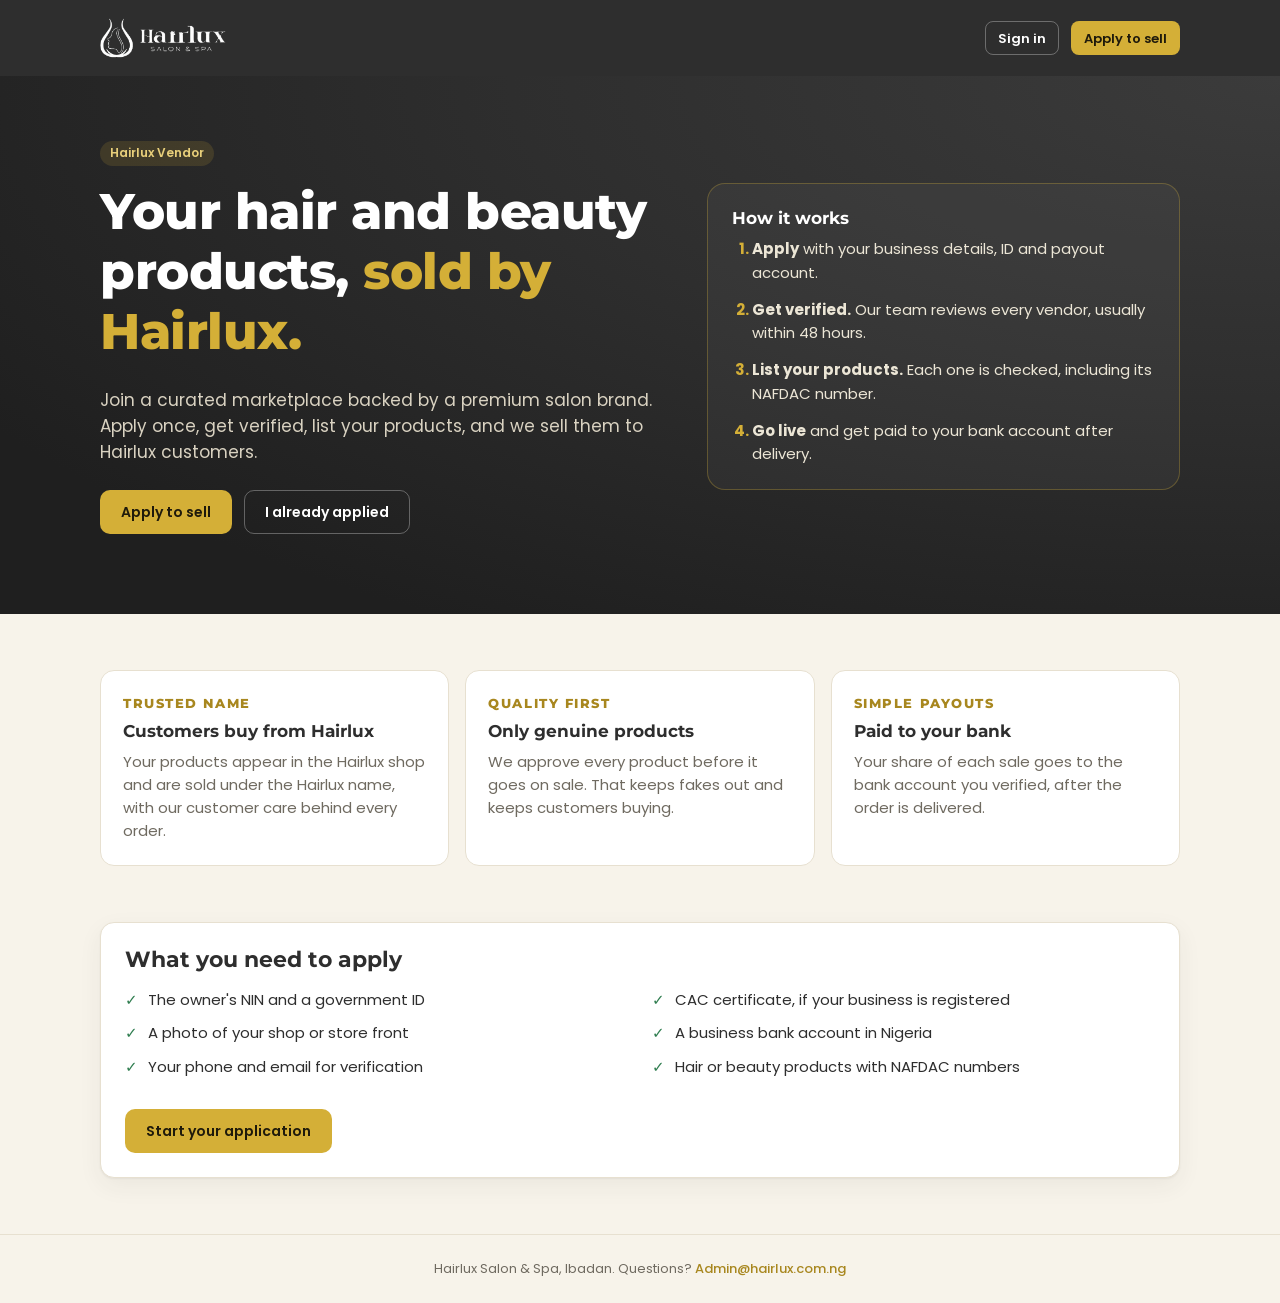
<file: index.html>
<!doctype html>
<html lang="en">
<head>
  <meta charset="utf-8" />
  <meta name="viewport" content="width=device-width, initial-scale=1, viewport-fit=cover" />
  <title>Sell on Hairlux | Hairlux Vendor</title>
  <meta name="description" content="Sell your hair and beauty products through Hairlux. Apply, get verified and list your products." />
  <meta name="robots" content="noindex" />
  <link rel="manifest" href="manifest.webmanifest" />
  <meta name="theme-color" content="#2E2E2E" />
  <meta name="mobile-web-app-capable" content="yes" />
  <meta name="apple-mobile-web-app-capable" content="yes" />
  <meta name="apple-mobile-web-app-title" content="Hairlux Vendor" />
  <link rel="icon" href="assets/img/pwa/favicon-32.png" type="image/png" />
  <link rel="apple-touch-icon" href="assets/img/pwa/apple-touch-icon.png" />
  <link rel="preconnect" href="https://fonts.googleapis.com" />
  <link rel="preconnect" href="https://fonts.gstatic.com" crossorigin />
  <link href="https://fonts.googleapis.com/css2?family=Montserrat:wght@700;800&family=Poppins:wght@400;500;600&display=swap" rel="stylesheet" />
  <link href="assets/css/vendor.css" rel="stylesheet" />
</head>
<body>
  <header class="landing-top"><div class="inner">
    <img src="assets/img/logo-side-white.webp" alt="Hairlux Salon &amp; Spa" />
    <div class="row">
      <a class="btn btn-outline btn-sm" style="color:#fff;border-color:rgba(255,255,255,.3)" href="log-in.html" id="nav-signin">Sign in</a>
      <a class="btn btn-gold btn-sm" href="sign-up.html" id="nav-apply">Apply to sell</a>
    </div>
  </div></header>

  <section class="landing-hero"><div class="inner">
    <div>
      <div class="badge gold" style="background:rgba(212,175,55,.15);color:#e8cf7a">Hairlux Vendor</div>
      <h1 style="margin-top:16px">Your hair and beauty products, <span>sold by Hairlux.</span></h1>
      <p>Join a curated marketplace backed by a premium salon brand. Apply once, get verified, list your products, and we sell them to Hairlux customers.</p>
      <div class="row mt-4">
        <a class="btn btn-gold" href="sign-up.html">Apply to sell</a>
        <a class="btn btn-outline" style="color:#fff;border-color:rgba(255,255,255,.3)" href="log-in.html">I already applied</a>
      </div>
      <p class="small mt-3" id="closed-note" hidden style="color:#f0c674">New applications are paused right now. Existing vendors can still sign in.</p>
    </div>
    <div class="landing-panel">
      <h3 style="color:#fff">How it works</h3>
      <ol>
        <li><strong>Apply</strong> with your business details, ID and payout account.</li>
        <li><strong>Get verified.</strong> Our team reviews every vendor, usually within <span id="sla">48</span> hours.</li>
        <li><strong>List your products.</strong> Each one is checked, including its NAFDAC number.</li>
        <li><strong>Go live</strong> and get paid to your bank account after delivery.</li>
      </ol>
    </div>
  </div></section>

  <section class="landing-section">
    <div class="features">
      <div class="feature"><div class="k">Trusted name</div><h3>Customers buy from Hairlux</h3><p class="muted mb-0">Your products appear in the Hairlux shop and are sold under the Hairlux name, with our customer care behind every order.</p></div>
      <div class="feature"><div class="k">Quality first</div><h3>Only genuine products</h3><p class="muted mb-0">We approve every product before it goes on sale. That keeps fakes out and keeps customers buying.</p></div>
      <div class="feature"><div class="k">Simple payouts</div><h3>Paid to your bank</h3><p class="muted mb-0">Your share of each sale goes to the bank account you verified, after the order is delivered.</p></div>
    </div>
  </section>

  <section class="landing-section" style="padding-top:0">
    <div class="card">
      <h2>What you need to apply</h2>
      <ul class="needs">
        <li>The owner's NIN and a government ID</li>
        <li>CAC certificate, if your business is registered</li>
        <li>A photo of your shop or store front</li>
        <li>A business bank account in Nigeria</li>
        <li>Your phone and email for verification</li>
        <li>Hair or beauty products with NAFDAC numbers</li>
      </ul>
      <a class="btn btn-gold mt-3" href="sign-up.html">Start your application</a>
    </div>
  </section>
  <footer class="footer">Hairlux Salon &amp; Spa, Ibadan. Questions? <a id="support-link" href="mailto:Admin@hairlux.com.ng">Admin@hairlux.com.ng</a></footer>
  <script src="assets/js/config.js"></script>
  <script src="assets/js/api.js"></script>
  <script src="assets/js/ui.js"></script>
  <script>
    (function () {
      if (VendorApi.signedIn()) {
        document.getElementById('nav-signin').textContent = 'Dashboard';
        document.getElementById('nav-signin').href = 'dashboard.html';
      }
      VendorApi.request('/public/vendor/info', { anonymous: true }).then(function (i) {
        document.getElementById('sla').textContent = i.reviewSlaHours;
        if (!i.acceptingApplications) document.getElementById('closed-note').hidden = false;
      }).catch(function () {});
    })();
  </script>
</body>
</html>
</file>
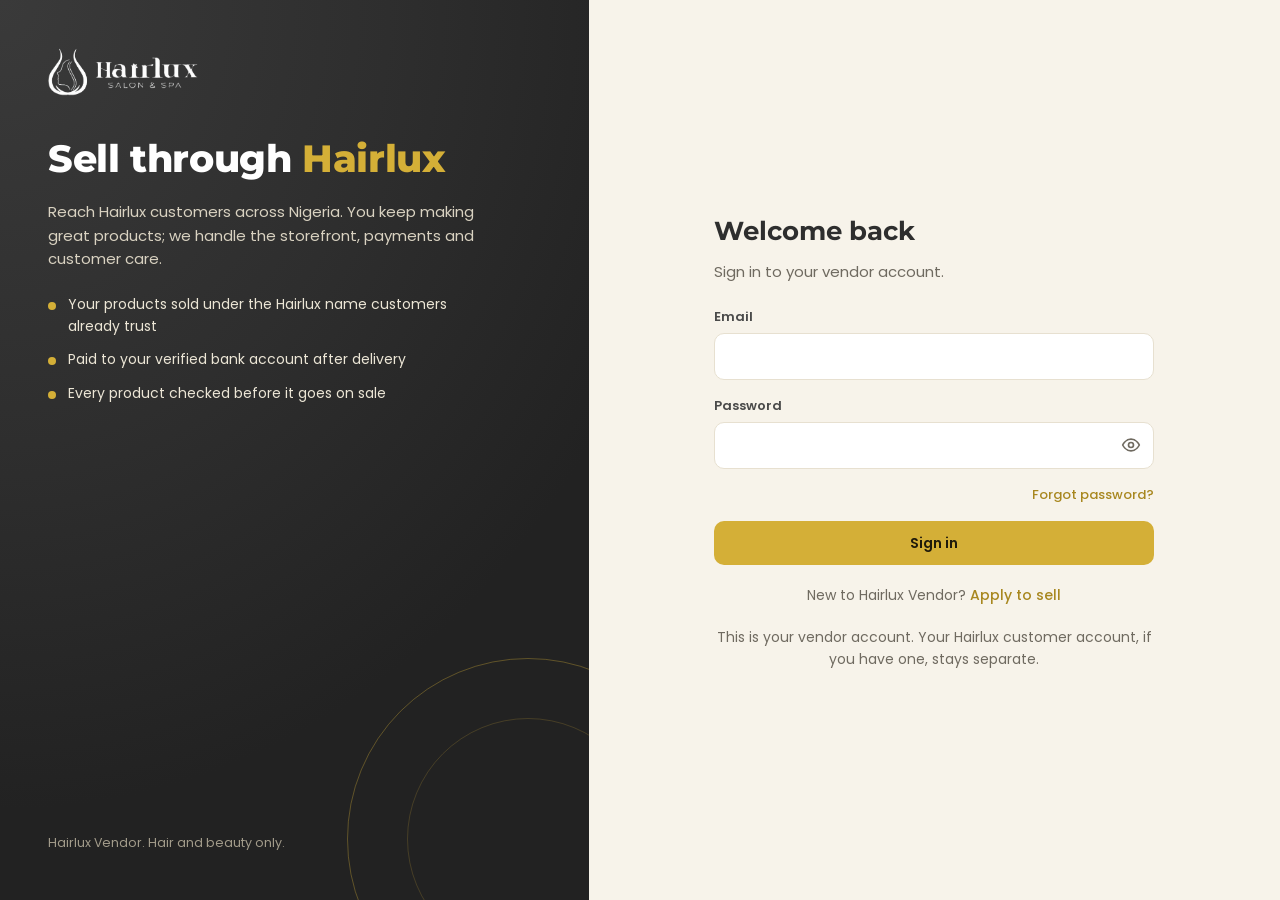
<file: account.html>
<!doctype html>
<html lang="en">
<head>
  <meta charset="utf-8" />
  <meta name="viewport" content="width=device-width, initial-scale=1, viewport-fit=cover" />
  <title>Account | Hairlux Vendor</title>
  <meta name="description" content="Sell your hair and beauty products through Hairlux. Apply, get verified and list your products." />
  <meta name="robots" content="noindex" />
  <link rel="manifest" href="manifest.webmanifest" />
  <meta name="theme-color" content="#2E2E2E" />
  <meta name="mobile-web-app-capable" content="yes" />
  <meta name="apple-mobile-web-app-capable" content="yes" />
  <meta name="apple-mobile-web-app-title" content="Hairlux Vendor" />
  <link rel="icon" href="assets/img/pwa/favicon-32.png" type="image/png" />
  <link rel="apple-touch-icon" href="assets/img/pwa/apple-touch-icon.png" />
  <link rel="preconnect" href="https://fonts.googleapis.com" />
  <link rel="preconnect" href="https://fonts.gstatic.com" crossorigin />
  <link href="https://fonts.googleapis.com/css2?family=Montserrat:wght@700;800&family=Poppins:wght@400;500;600&display=swap" rel="stylesheet" />
  <link href="assets/css/vendor.css" rel="stylesheet" />
</head>
<body>
  <main class="page" id="main">
    <div class="page-head">
      <div><div class="eyebrow">Hairlux Vendor</div><h1>Account</h1></div>
    </div>
    <div id="content"><div class="loading"><span class="spinner"></span></div></div>
  </main>
  <script src="assets/js/config.js"></script>
  <script src="assets/js/api.js"></script>
  <script src="assets/js/ui.js"></script>
  <script src="assets/js/account.js"></script>
</body>
</html>
</file>
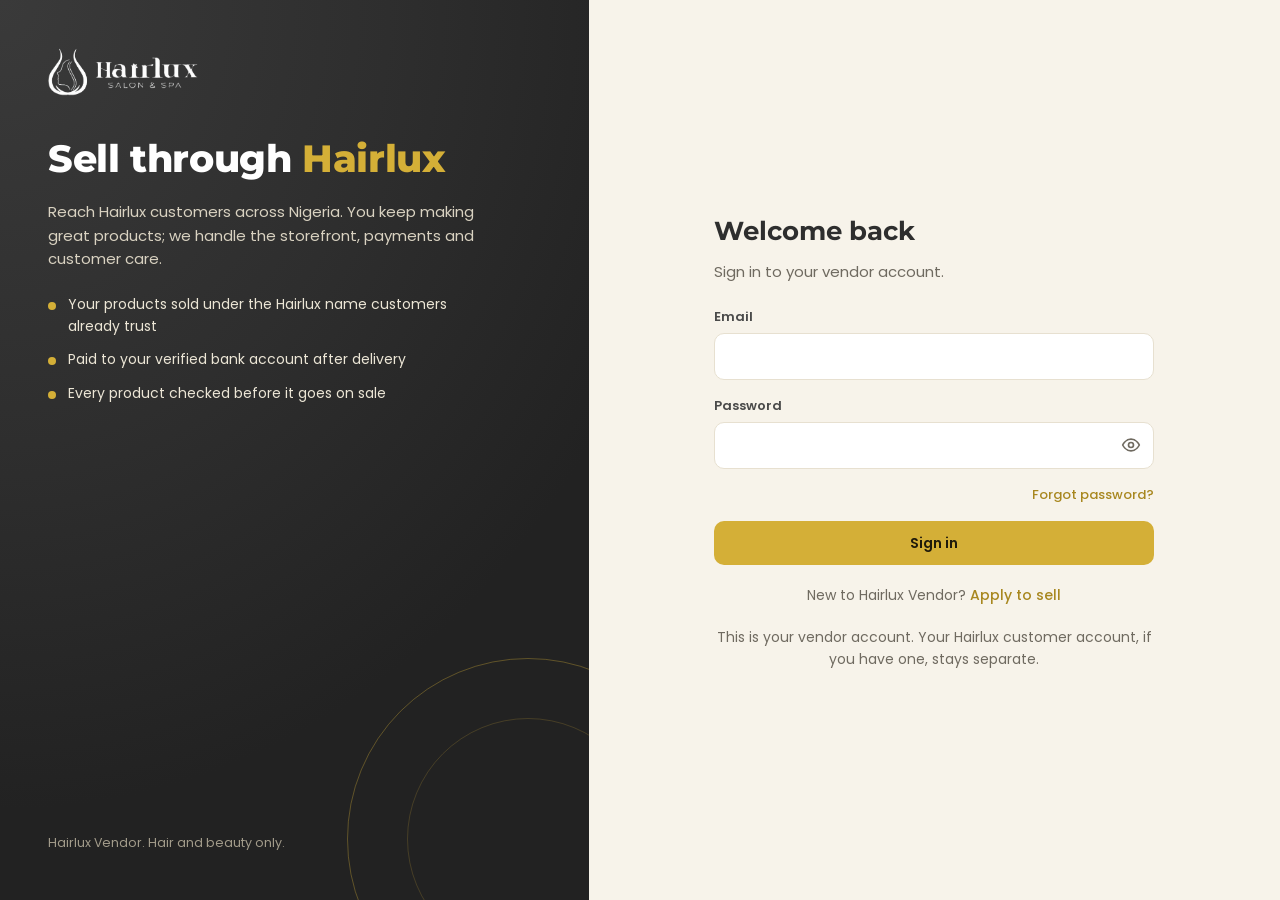
<file: application.html>
<!doctype html>
<html lang="en">
<head>
  <meta charset="utf-8" />
  <meta name="viewport" content="width=device-width, initial-scale=1, viewport-fit=cover" />
  <title>Your business | Hairlux Vendor</title>
  <meta name="description" content="Sell your hair and beauty products through Hairlux. Apply, get verified and list your products." />
  <meta name="robots" content="noindex" />
  <link rel="manifest" href="manifest.webmanifest" />
  <meta name="theme-color" content="#2E2E2E" />
  <meta name="mobile-web-app-capable" content="yes" />
  <meta name="apple-mobile-web-app-capable" content="yes" />
  <meta name="apple-mobile-web-app-title" content="Hairlux Vendor" />
  <link rel="icon" href="assets/img/pwa/favicon-32.png" type="image/png" />
  <link rel="apple-touch-icon" href="assets/img/pwa/apple-touch-icon.png" />
  <link rel="preconnect" href="https://fonts.googleapis.com" />
  <link rel="preconnect" href="https://fonts.gstatic.com" crossorigin />
  <link href="https://fonts.googleapis.com/css2?family=Montserrat:wght@700;800&family=Poppins:wght@400;500;600&display=swap" rel="stylesheet" />
  <link href="assets/css/vendor.css" rel="stylesheet" />
</head>
<body>
  <main class="page" id="main">
    <div class="page-head">
      <div><div class="eyebrow">Your application</div><h1>Business details</h1></div>
      <div id="head-badge"></div>
    </div>
    <div id="banner"></div>
    <nav class="steps" id="steps" aria-label="Sections"></nav>
    <div id="content"><div class="loading"><span class="spinner"></span></div></div>
  </main>
  <script src="assets/js/config.js"></script>
  <script src="assets/js/api.js"></script>
  <script src="assets/js/ui.js"></script>
  <script src="assets/js/application.js"></script>
</body>
</html>
</file>
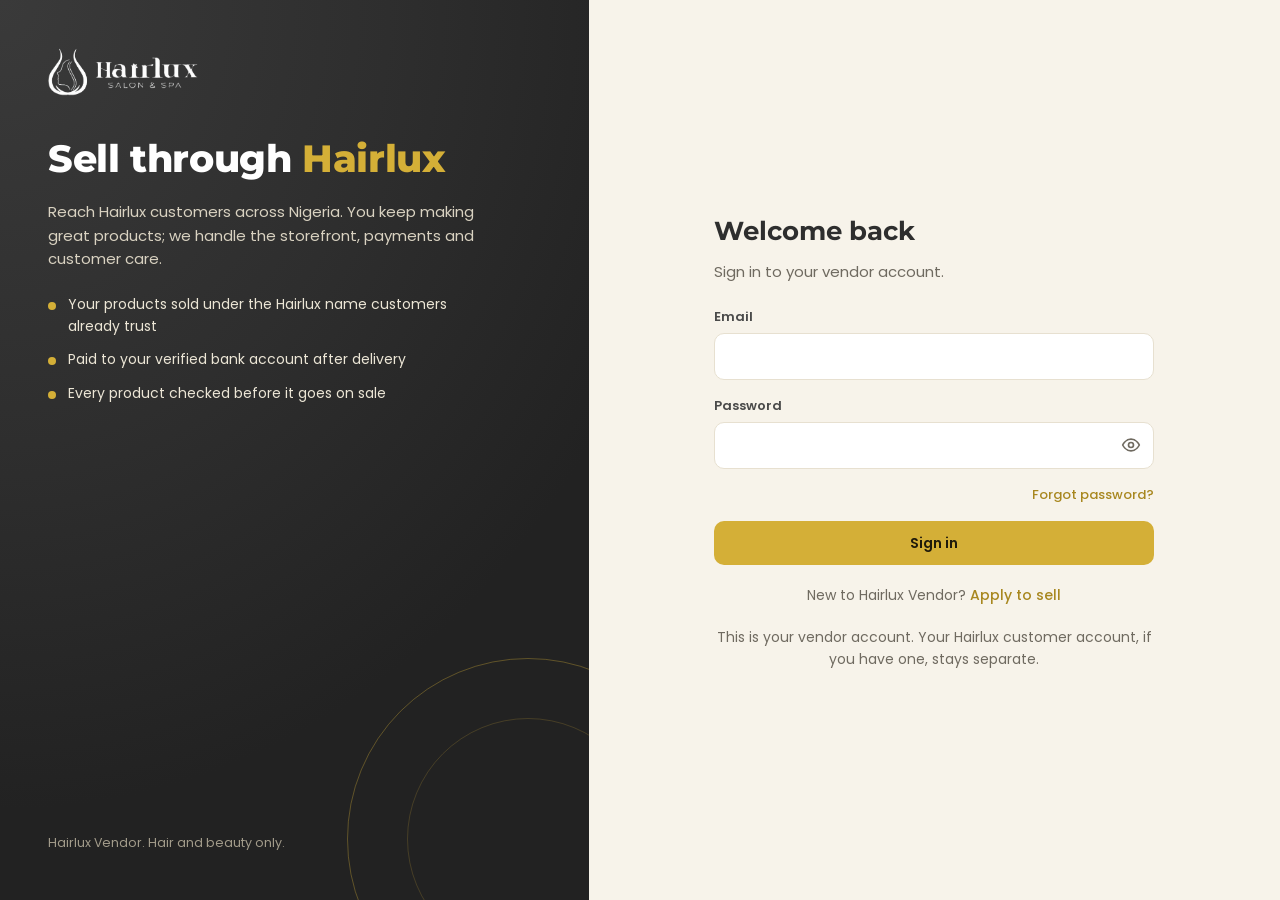
<file: dashboard.html>
<!doctype html>
<html lang="en">
<head>
  <meta charset="utf-8" />
  <meta name="viewport" content="width=device-width, initial-scale=1, viewport-fit=cover" />
  <title>Dashboard | Hairlux Vendor</title>
  <meta name="description" content="Sell your hair and beauty products through Hairlux. Apply, get verified and list your products." />
  <meta name="robots" content="noindex" />
  <link rel="manifest" href="manifest.webmanifest" />
  <meta name="theme-color" content="#2E2E2E" />
  <meta name="mobile-web-app-capable" content="yes" />
  <meta name="apple-mobile-web-app-capable" content="yes" />
  <meta name="apple-mobile-web-app-title" content="Hairlux Vendor" />
  <link rel="icon" href="assets/img/pwa/favicon-32.png" type="image/png" />
  <link rel="apple-touch-icon" href="assets/img/pwa/apple-touch-icon.png" />
  <link rel="preconnect" href="https://fonts.googleapis.com" />
  <link rel="preconnect" href="https://fonts.gstatic.com" crossorigin />
  <link href="https://fonts.googleapis.com/css2?family=Montserrat:wght@700;800&family=Poppins:wght@400;500;600&display=swap" rel="stylesheet" />
  <link href="assets/css/vendor.css" rel="stylesheet" />
</head>
<body>
  <main class="page" id="main">
    <div class="page-head">
      <div><div class="eyebrow">Hairlux Vendor</div><h1 id="biz-name">Dashboard</h1></div>
      <div id="head-badge"></div>
    </div>
    <div id="content"><div class="loading"><span class="spinner"></span></div></div>
  </main>
  <script src="assets/js/config.js"></script>
  <script src="assets/js/api.js"></script>
  <script src="assets/js/ui.js"></script>
  <script src="assets/js/dashboard.js"></script>
</body>
</html>
</file>
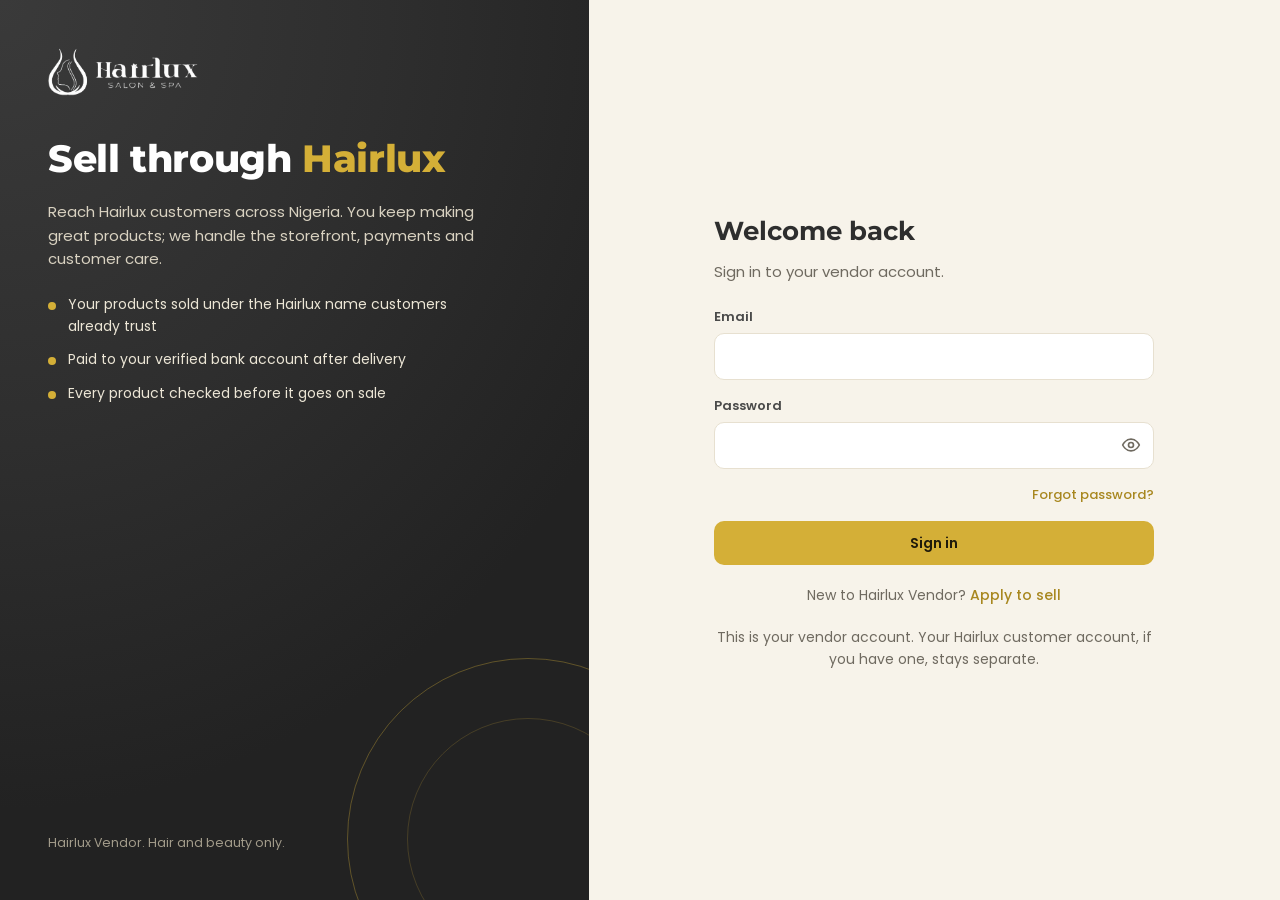
<file: earnings.html>
<!doctype html>
<html lang="en">
<head>
  <meta charset="utf-8" />
  <meta name="viewport" content="width=device-width, initial-scale=1, viewport-fit=cover" />
  <title>Earnings | Hairlux Vendor</title>
  <meta name="description" content="Sell your hair and beauty products through Hairlux. Apply, get verified and list your products." />
  <meta name="robots" content="noindex" />
  <link rel="manifest" href="manifest.webmanifest" />
  <meta name="theme-color" content="#2E2E2E" />
  <meta name="mobile-web-app-capable" content="yes" />
  <meta name="apple-mobile-web-app-capable" content="yes" />
  <meta name="apple-mobile-web-app-title" content="Hairlux Vendor" />
  <link rel="icon" href="assets/img/pwa/favicon-32.png" type="image/png" />
  <link rel="apple-touch-icon" href="assets/img/pwa/apple-touch-icon.png" />
  <link rel="preconnect" href="https://fonts.googleapis.com" />
  <link rel="preconnect" href="https://fonts.gstatic.com" crossorigin />
  <link href="https://fonts.googleapis.com/css2?family=Montserrat:wght@700;800&family=Poppins:wght@400;500;600&display=swap" rel="stylesheet" />
  <link href="assets/css/vendor.css" rel="stylesheet" />
</head>
<body>
  <main class="page" id="main">
    <div class="page-head">
      <div><div class="eyebrow">What Hairlux owes you</div><h1>Earnings</h1></div>
    </div>
    <div id="summary"><div class="loading"><span class="spinner"></span></div></div>
    <div class="card">
      <div class="card-head"><h2>Payouts</h2></div>
      <div id="payouts"><div class="loading"><span class="spinner"></span></div></div>
    </div>
    <div class="card">
      <div class="card-head"><h2>Balance history</h2>
        <div class="filters mb-0" id="filters">
          <button class="chip active" data-type="">All</button>
          <button class="chip" data-type="EARNING">Earnings</button>
          <button class="chip" data-type="RETURN">Returns</button>
          <button class="chip" data-type="PAYOUT">Payouts</button>
          <button class="chip" data-type="ADJUSTMENT">Adjustments</button>
        </div>
      </div>
      <div id="ledger"><div class="loading"><span class="spinner"></span></div></div>
      <div class="row end mt-3"><button class="btn btn-outline btn-sm hidden" id="btn-more">Show more</button></div>
    </div>
  </main>
  <script src="assets/js/config.js"></script>
  <script src="assets/js/api.js"></script>
  <script src="assets/js/ui.js"></script>
  <script src="assets/js/earnings.js"></script>
</body>
</html>
</file>
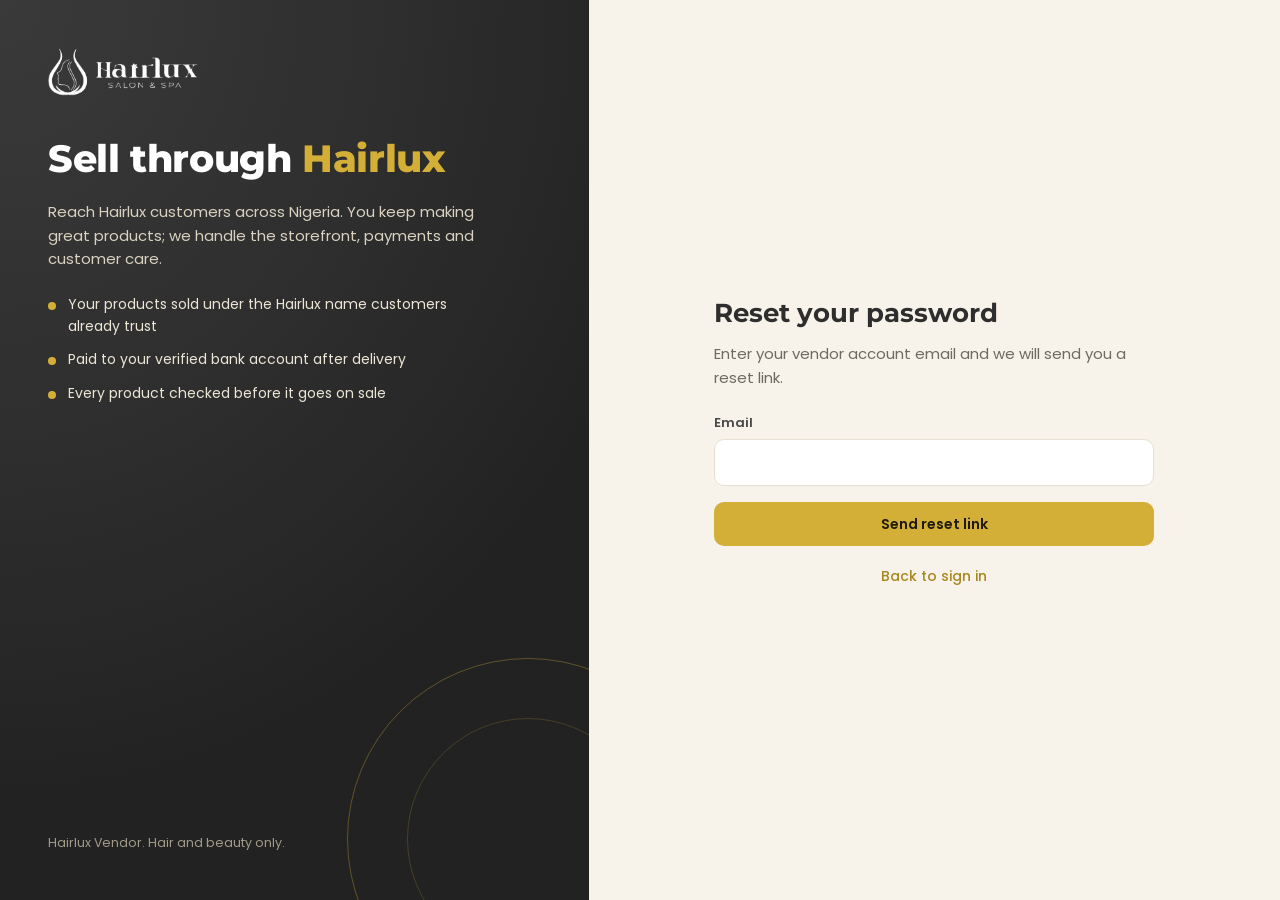
<file: forgot-password.html>
<!doctype html>
<html lang="en">
<head>
  <meta charset="utf-8" />
  <meta name="viewport" content="width=device-width, initial-scale=1, viewport-fit=cover" />
  <title>Reset your password | Hairlux Vendor</title>
  <meta name="description" content="Sell your hair and beauty products through Hairlux. Apply, get verified and list your products." />
  <meta name="robots" content="noindex" />
  <link rel="manifest" href="manifest.webmanifest" />
  <meta name="theme-color" content="#2E2E2E" />
  <meta name="mobile-web-app-capable" content="yes" />
  <meta name="apple-mobile-web-app-capable" content="yes" />
  <meta name="apple-mobile-web-app-title" content="Hairlux Vendor" />
  <link rel="icon" href="assets/img/pwa/favicon-32.png" type="image/png" />
  <link rel="apple-touch-icon" href="assets/img/pwa/apple-touch-icon.png" />
  <link rel="preconnect" href="https://fonts.googleapis.com" />
  <link rel="preconnect" href="https://fonts.gstatic.com" crossorigin />
  <link href="https://fonts.googleapis.com/css2?family=Montserrat:wght@700;800&family=Poppins:wght@400;500;600&display=swap" rel="stylesheet" />
  <link href="assets/css/vendor.css" rel="stylesheet" />
</head>
<body>
<div class="auth">
  <aside class="auth-brand">
    <div>
      <a href="index.html"><img class="logo" src="assets/img/logo-side-white.webp" alt="Hairlux Salon &amp; Spa" /></a>
      <h1>Sell through <span>Hairlux</span></h1>
      <p>Reach Hairlux customers across Nigeria. You keep making great products; we handle the storefront, payments and customer care.</p>
      <ul class="auth-points">
        <li>Your products sold under the Hairlux name customers already trust</li>
        <li>Paid to your verified bank account after delivery</li>
        <li>Every product checked before it goes on sale</li>
      </ul>
    </div>
    <div class="foot">Hairlux Vendor. Hair and beauty only.</div>
  </aside>
  <main class="auth-main"><div class="auth-box">
    <h2>Reset your password</h2>
    <p class="sub">Enter your vendor account email and we will send you a reset link.</p>
    <div class="alert ok hidden" id="sent"><strong>Check your email</strong>If a vendor account uses this email, a reset link is on its way. It expires in 1 hour.</div>
    <form id="form" novalidate>
      <div class="field"><label for="email">Email</label><input class="input" id="email" type="email" autocomplete="email" required /></div>
      <div class="error-text hidden" id="error"></div>
      <button class="btn btn-gold btn-block" id="submit" data-busy="Sending">Send reset link</button>
    </form>
    <p class="auth-alt"><a href="log-in.html">Back to sign in</a></p>
  </div></main>
</div>
  <script src="assets/js/config.js"></script>
  <script src="assets/js/api.js"></script>
  <script src="assets/js/ui.js"></script>
  <script src="assets/js/auth-pages.js"></script>
  <script>AuthPages.forgot();</script>
</body>
</html>
</file>
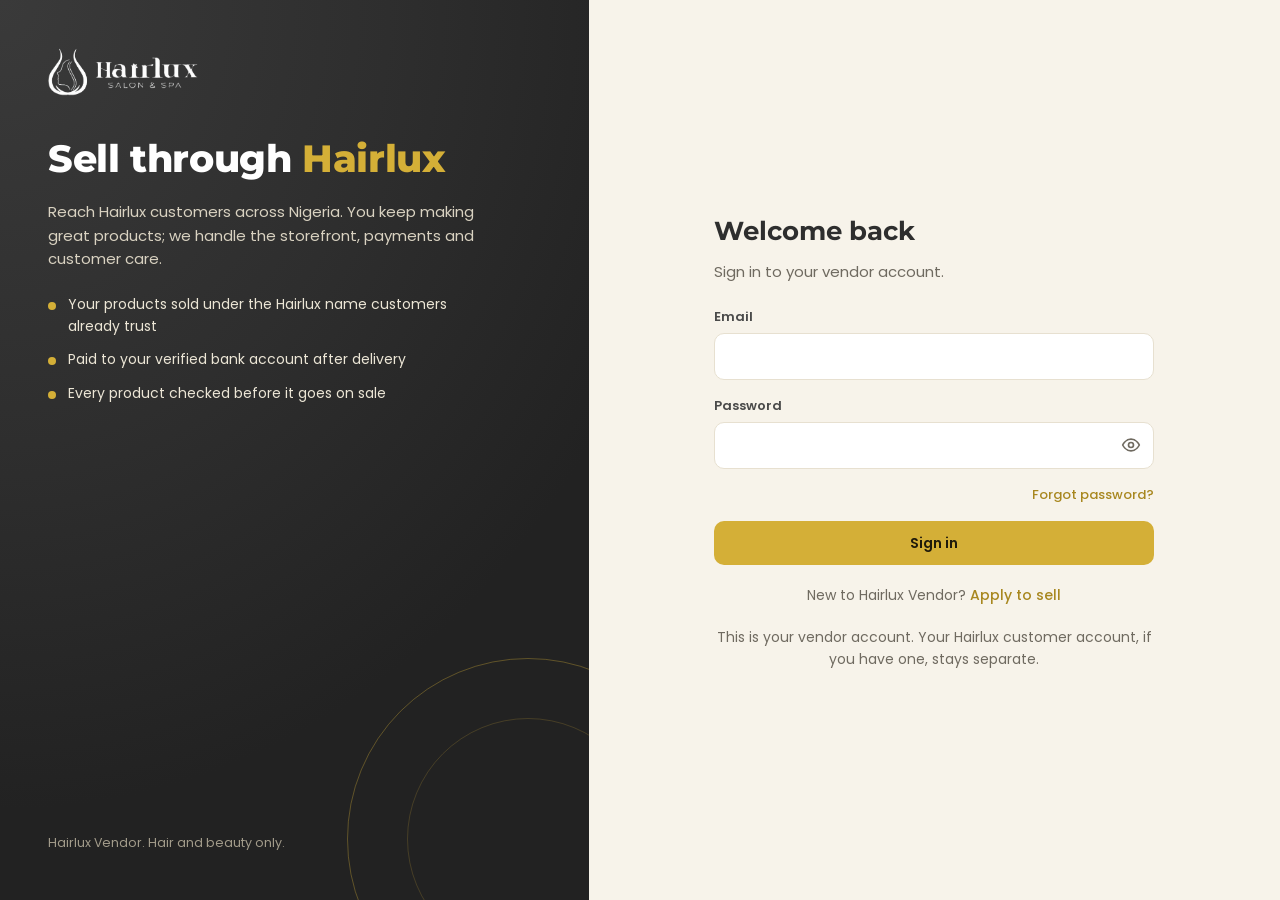
<file: log-in.html>
<!doctype html>
<html lang="en">
<head>
  <meta charset="utf-8" />
  <meta name="viewport" content="width=device-width, initial-scale=1, viewport-fit=cover" />
  <title>Sign in | Hairlux Vendor</title>
  <meta name="description" content="Sell your hair and beauty products through Hairlux. Apply, get verified and list your products." />
  <meta name="robots" content="noindex" />
  <link rel="manifest" href="manifest.webmanifest" />
  <meta name="theme-color" content="#2E2E2E" />
  <meta name="mobile-web-app-capable" content="yes" />
  <meta name="apple-mobile-web-app-capable" content="yes" />
  <meta name="apple-mobile-web-app-title" content="Hairlux Vendor" />
  <link rel="icon" href="assets/img/pwa/favicon-32.png" type="image/png" />
  <link rel="apple-touch-icon" href="assets/img/pwa/apple-touch-icon.png" />
  <link rel="preconnect" href="https://fonts.googleapis.com" />
  <link rel="preconnect" href="https://fonts.gstatic.com" crossorigin />
  <link href="https://fonts.googleapis.com/css2?family=Montserrat:wght@700;800&family=Poppins:wght@400;500;600&display=swap" rel="stylesheet" />
  <link href="assets/css/vendor.css" rel="stylesheet" />
</head>
<body>
<div class="auth">
  <aside class="auth-brand">
    <div>
      <a href="index.html"><img class="logo" src="assets/img/logo-side-white.webp" alt="Hairlux Salon &amp; Spa" /></a>
      <h1>Sell through <span>Hairlux</span></h1>
      <p>Reach Hairlux customers across Nigeria. You keep making great products; we handle the storefront, payments and customer care.</p>
      <ul class="auth-points">
        <li>Your products sold under the Hairlux name customers already trust</li>
        <li>Paid to your verified bank account after delivery</li>
        <li>Every product checked before it goes on sale</li>
      </ul>
    </div>
    <div class="foot">Hairlux Vendor. Hair and beauty only.</div>
  </aside>
  <main class="auth-main"><div class="auth-box">
    <h2>Welcome back</h2>
    <p class="sub">Sign in to your vendor account.</p>
    <form id="form" novalidate>
      <div class="field"><label for="email">Email</label><input class="input" id="email" type="email" autocomplete="email" required /></div>
      <div class="field"><label for="password">Password</label><input class="input" id="password" type="password" autocomplete="current-password" required /></div>
      <div class="row between mb-3"><span></span><a class="small" href="forgot-password.html">Forgot password?</a></div>
      <div class="error-text hidden" id="error"></div>
      <button class="btn btn-gold btn-block" id="submit" data-busy="Signing in">Sign in</button>
    </form>
    <p class="auth-alt">New to Hairlux Vendor? <a href="sign-up.html">Apply to sell</a></p>
    <p class="auth-alt small">This is your vendor account. Your Hairlux customer account, if you have one, stays separate.</p>
  </div></main>
</div>
  <script src="assets/js/config.js"></script>
  <script src="assets/js/api.js"></script>
  <script src="assets/js/ui.js"></script>
  <script src="assets/js/auth-pages.js"></script>
  <script>AuthPages.logIn();</script>
</body>
</html>
</file>
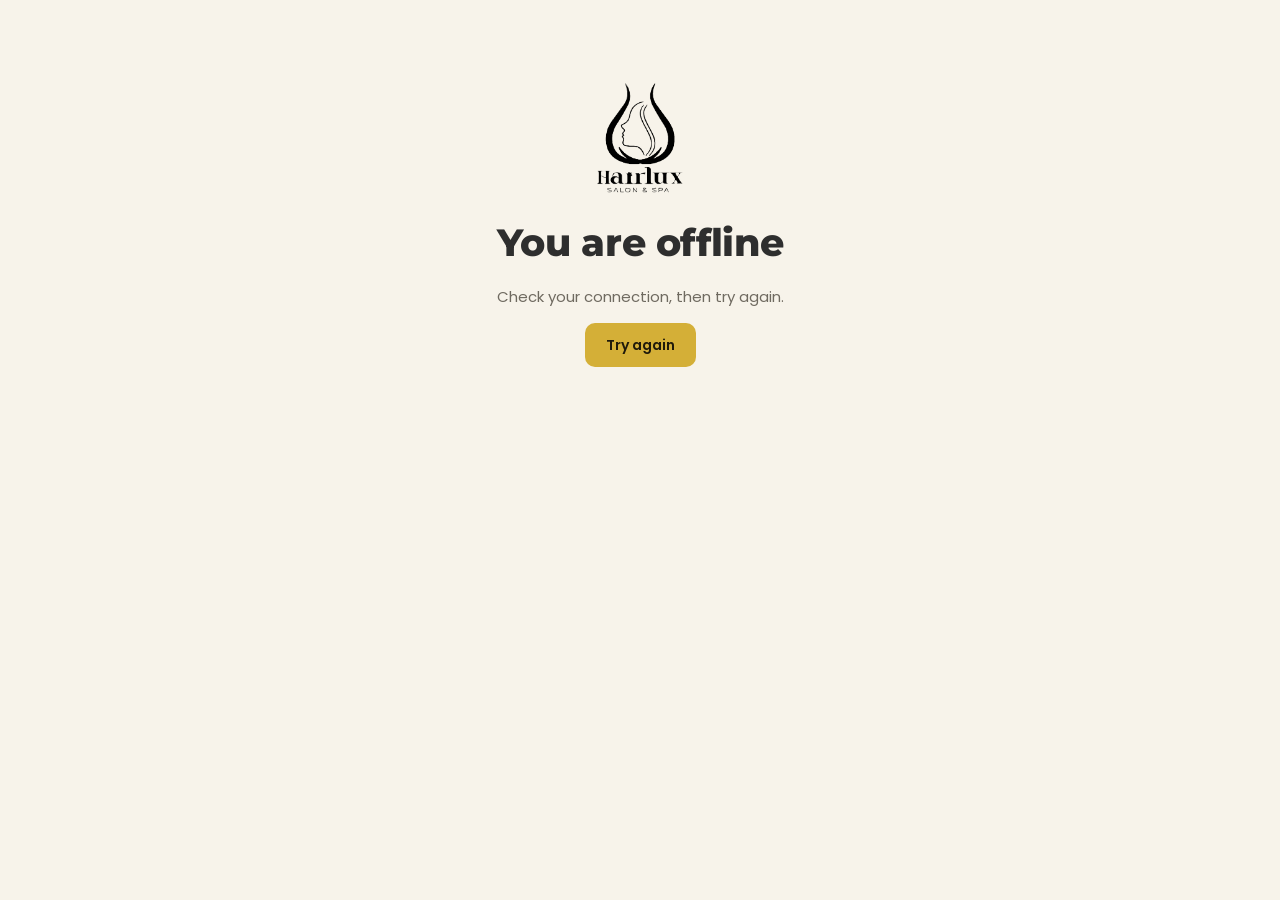
<file: offline.html>
<!doctype html>
<html lang="en">
<head>
  <meta charset="utf-8" />
  <meta name="viewport" content="width=device-width, initial-scale=1, viewport-fit=cover" />
  <title>Offline | Hairlux Vendor</title>
  <meta name="description" content="Sell your hair and beauty products through Hairlux. Apply, get verified and list your products." />
  <meta name="robots" content="noindex" />
  <link rel="manifest" href="manifest.webmanifest" />
  <meta name="theme-color" content="#2E2E2E" />
  <meta name="mobile-web-app-capable" content="yes" />
  <meta name="apple-mobile-web-app-capable" content="yes" />
  <meta name="apple-mobile-web-app-title" content="Hairlux Vendor" />
  <link rel="icon" href="assets/img/pwa/favicon-32.png" type="image/png" />
  <link rel="apple-touch-icon" href="assets/img/pwa/apple-touch-icon.png" />
  <link rel="preconnect" href="https://fonts.googleapis.com" />
  <link rel="preconnect" href="https://fonts.gstatic.com" crossorigin />
  <link href="https://fonts.googleapis.com/css2?family=Montserrat:wght@700;800&family=Poppins:wght@400;500;600&display=swap" rel="stylesheet" />
  <link href="assets/css/vendor.css" rel="stylesheet" />
</head>
<body>
  <main class="page center" style="padding-top:80px">
    <img src="assets/img/logo-light.webp" alt="Hairlux" style="width:90px;margin:0 auto 24px;filter:invert(1) brightness(.2)" />
    <h1>You are offline</h1>
    <p class="muted">Check your connection, then try again.</p>
    <button class="btn btn-gold" onclick="location.reload()">Try again</button>
  </main>
</body>
</html>
</file>
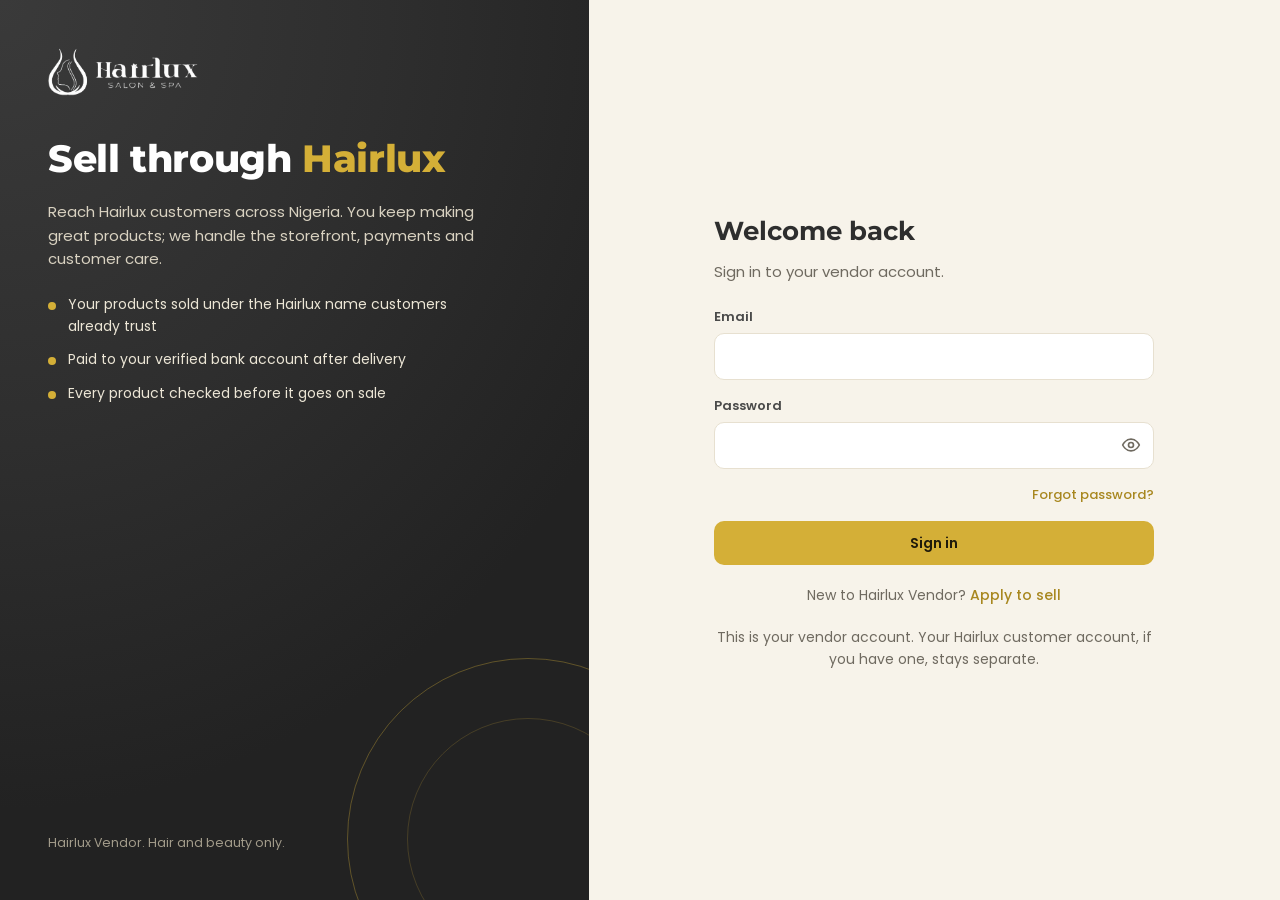
<file: orders.html>
<!doctype html>
<html lang="en">
<head>
  <meta charset="utf-8" />
  <meta name="viewport" content="width=device-width, initial-scale=1, viewport-fit=cover" />
  <title>Sales | Hairlux Vendor</title>
  <meta name="description" content="Sell your hair and beauty products through Hairlux. Apply, get verified and list your products." />
  <meta name="robots" content="noindex" />
  <link rel="manifest" href="manifest.webmanifest" />
  <meta name="theme-color" content="#2E2E2E" />
  <meta name="mobile-web-app-capable" content="yes" />
  <meta name="apple-mobile-web-app-capable" content="yes" />
  <meta name="apple-mobile-web-app-title" content="Hairlux Vendor" />
  <link rel="icon" href="assets/img/pwa/favicon-32.png" type="image/png" />
  <link rel="apple-touch-icon" href="assets/img/pwa/apple-touch-icon.png" />
  <link rel="preconnect" href="https://fonts.googleapis.com" />
  <link rel="preconnect" href="https://fonts.gstatic.com" crossorigin />
  <link href="https://fonts.googleapis.com/css2?family=Montserrat:wght@700;800&family=Poppins:wght@400;500;600&display=swap" rel="stylesheet" />
  <link href="assets/css/vendor.css" rel="stylesheet" />
</head>
<body>
  <main class="page" id="main">
    <div class="page-head">
      <div><div class="eyebrow">What customers bought</div><h1>Sales</h1></div>
    </div>
    <div id="notice"></div>
    <div id="list-view">
      <div class="filters" id="filters">
        <button class="chip active" data-status="">All</button>
        <button class="chip" data-status="NEW">New <span class="count" data-count="NEW"></span></button>
        <button class="chip" data-status="PREPARING">Being picked <span class="count" data-count="PREPARING"></span></button>
        <button class="chip" data-status="QUALITY_CHECK">Quality check <span class="count" data-count="QUALITY_CHECK"></span></button>
        <button class="chip" data-status="READY_FOR_DISPATCH">Ready for dispatch <span class="count" data-count="READY_FOR_DISPATCH"></span></button>
        <button class="chip" data-status="OUT_FOR_DELIVERY">Out for delivery <span class="count" data-count="OUT_FOR_DELIVERY"></span></button>
        <button class="chip" data-status="DELIVERED">Delivered</button>
        <button class="chip" data-status="CANCELLED">Cancelled</button>
      </div>
      <div id="list"><div class="loading"><span class="spinner"></span></div></div>
      <div class="row end mt-3"><button class="btn btn-outline btn-sm hidden" id="btn-more">Show more</button></div>
    </div>
    <div id="detail-view" class="hidden"></div>
  </main>
  <script src="assets/js/config.js"></script>
  <script src="assets/js/api.js"></script>
  <script src="assets/js/ui.js"></script>
  <script src="assets/js/orders.js"></script>
</body>
</html>
</file>
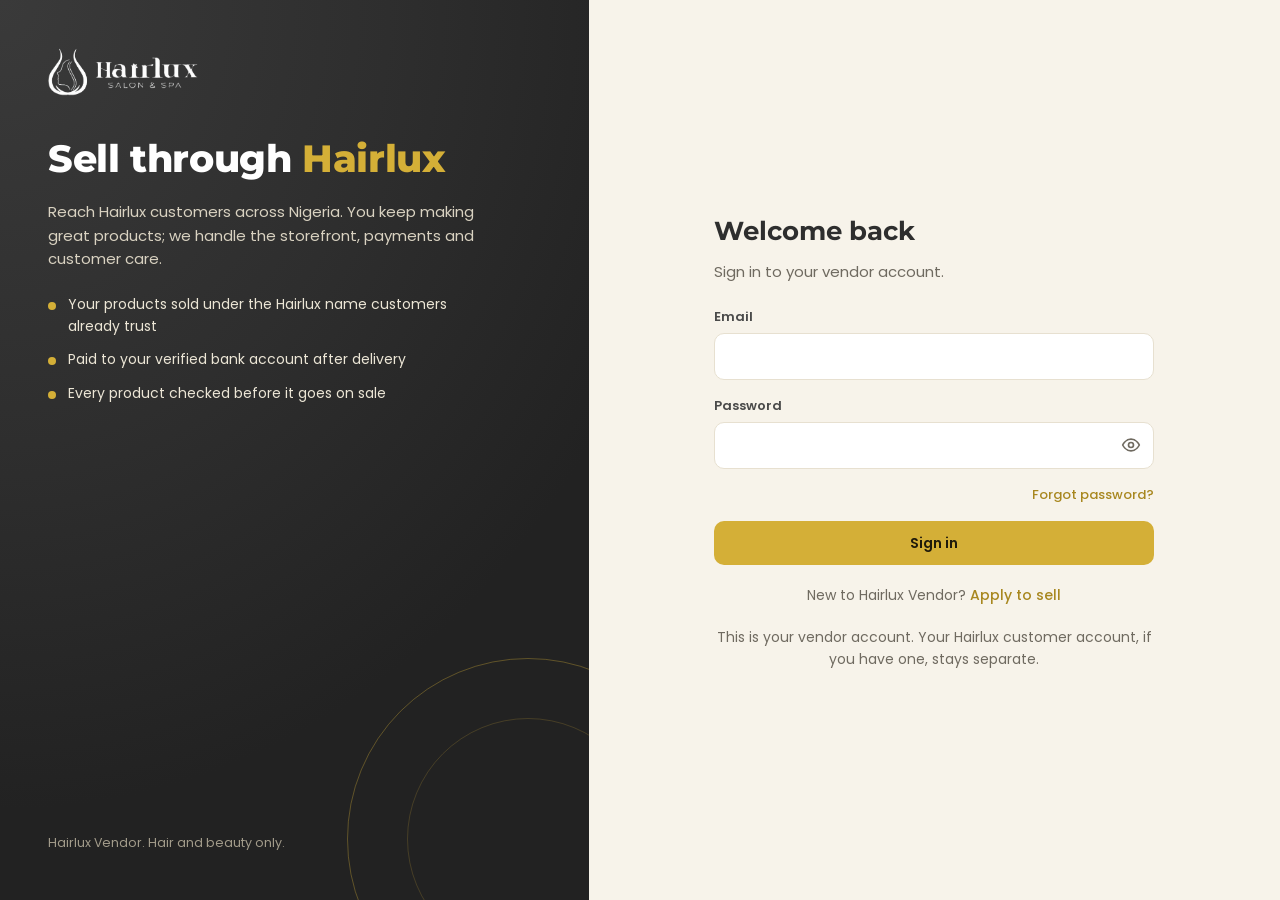
<file: product.html>
<!doctype html>
<html lang="en">
<head>
  <meta charset="utf-8" />
  <meta name="viewport" content="width=device-width, initial-scale=1, viewport-fit=cover" />
  <title>Product | Hairlux Vendor</title>
  <meta name="description" content="Sell your hair and beauty products through Hairlux. Apply, get verified and list your products." />
  <meta name="robots" content="noindex" />
  <link rel="manifest" href="manifest.webmanifest" />
  <meta name="theme-color" content="#2E2E2E" />
  <meta name="mobile-web-app-capable" content="yes" />
  <meta name="apple-mobile-web-app-capable" content="yes" />
  <meta name="apple-mobile-web-app-title" content="Hairlux Vendor" />
  <link rel="icon" href="assets/img/pwa/favicon-32.png" type="image/png" />
  <link rel="apple-touch-icon" href="assets/img/pwa/apple-touch-icon.png" />
  <link rel="preconnect" href="https://fonts.googleapis.com" />
  <link rel="preconnect" href="https://fonts.gstatic.com" crossorigin />
  <link href="https://fonts.googleapis.com/css2?family=Montserrat:wght@700;800&family=Poppins:wght@400;500;600&display=swap" rel="stylesheet" />
  <link href="assets/css/vendor.css" rel="stylesheet" />
</head>
<body>
  <main class="page" id="main">
    <div class="page-head">
      <div><div class="eyebrow"><a href="products.html">Products</a></div><h1 id="title">Add a product</h1></div>
      <div id="head-badge"></div>
    </div>
    <div id="content"><div class="loading"><span class="spinner"></span></div></div>
  </main>
  <script src="assets/js/config.js"></script>
  <script src="assets/js/api.js"></script>
  <script src="assets/js/ui.js"></script>
  <script src="assets/js/product.js"></script>
</body>
</html>
</file>
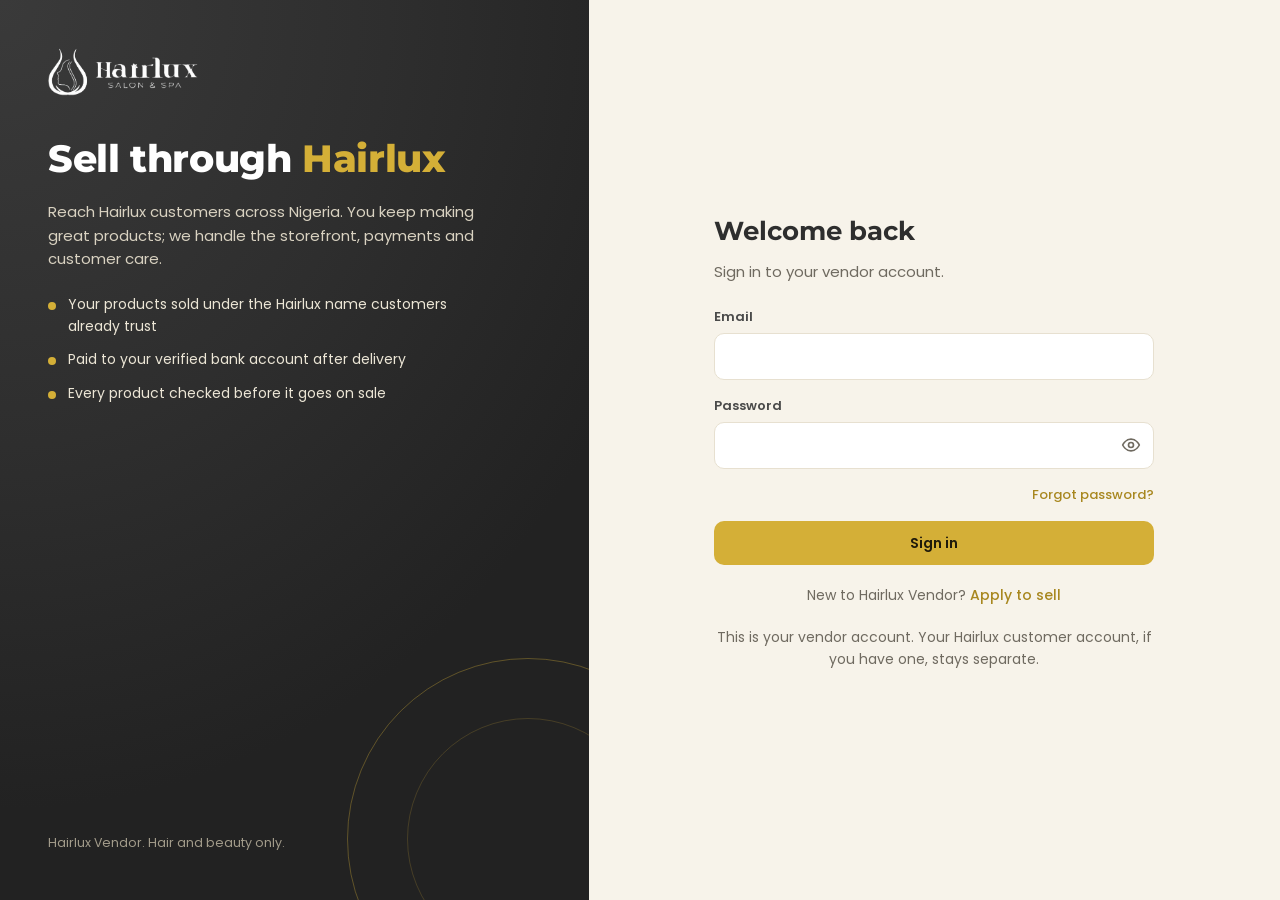
<file: products.html>
<!doctype html>
<html lang="en">
<head>
  <meta charset="utf-8" />
  <meta name="viewport" content="width=device-width, initial-scale=1, viewport-fit=cover" />
  <title>Products | Hairlux Vendor</title>
  <meta name="description" content="Sell your hair and beauty products through Hairlux. Apply, get verified and list your products." />
  <meta name="robots" content="noindex" />
  <link rel="manifest" href="manifest.webmanifest" />
  <meta name="theme-color" content="#2E2E2E" />
  <meta name="mobile-web-app-capable" content="yes" />
  <meta name="apple-mobile-web-app-capable" content="yes" />
  <meta name="apple-mobile-web-app-title" content="Hairlux Vendor" />
  <link rel="icon" href="assets/img/pwa/favicon-32.png" type="image/png" />
  <link rel="apple-touch-icon" href="assets/img/pwa/apple-touch-icon.png" />
  <link rel="preconnect" href="https://fonts.googleapis.com" />
  <link rel="preconnect" href="https://fonts.gstatic.com" crossorigin />
  <link href="https://fonts.googleapis.com/css2?family=Montserrat:wght@700;800&family=Poppins:wght@400;500;600&display=swap" rel="stylesheet" />
  <link href="assets/css/vendor.css" rel="stylesheet" />
</head>
<body>
  <main class="page" id="main">
    <div class="page-head">
      <div><div class="eyebrow">Your catalogue</div><h1>Products</h1></div>
      <a class="btn btn-gold hidden" href="product.html" id="btn-add">Add product</a>
    </div>
    <div id="notice"></div>
    <div class="filters" id="filters">
      <button class="chip active" data-status="">All</button>
      <button class="chip" data-status="DRAFT">Drafts</button>
      <button class="chip" data-status="PENDING_REVIEW">Under review</button>
      <button class="chip" data-status="CHANGES_REQUESTED">Changes needed</button>
      <button class="chip" data-status="APPROVED">Approved</button>
      <button class="chip" data-status="REJECTED">Not approved</button>
    </div>
    <div id="list"><div class="loading"><span class="spinner"></span></div></div>
    <div class="row end mt-3"><button class="btn btn-outline btn-sm hidden" id="btn-more">Show more</button></div>
  </main>
  <script src="assets/js/config.js"></script>
  <script src="assets/js/api.js"></script>
  <script src="assets/js/ui.js"></script>
  <script src="assets/js/products.js"></script>
</body>
</html>
</file>
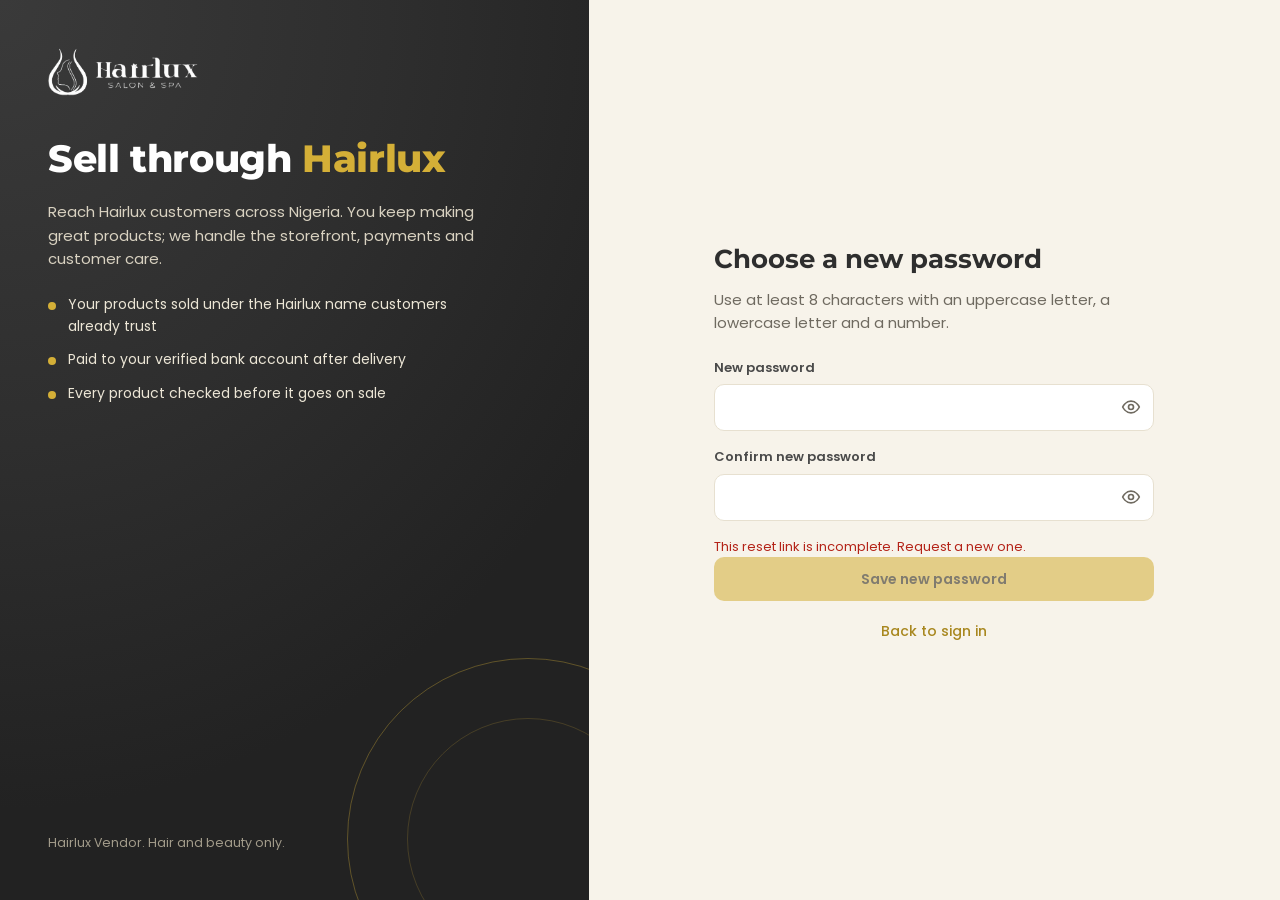
<file: reset-password.html>
<!doctype html>
<html lang="en">
<head>
  <meta charset="utf-8" />
  <meta name="viewport" content="width=device-width, initial-scale=1, viewport-fit=cover" />
  <title>Choose a new password | Hairlux Vendor</title>
  <meta name="description" content="Sell your hair and beauty products through Hairlux. Apply, get verified and list your products." />
  <meta name="robots" content="noindex" />
  <link rel="manifest" href="manifest.webmanifest" />
  <meta name="theme-color" content="#2E2E2E" />
  <meta name="mobile-web-app-capable" content="yes" />
  <meta name="apple-mobile-web-app-capable" content="yes" />
  <meta name="apple-mobile-web-app-title" content="Hairlux Vendor" />
  <link rel="icon" href="assets/img/pwa/favicon-32.png" type="image/png" />
  <link rel="apple-touch-icon" href="assets/img/pwa/apple-touch-icon.png" />
  <link rel="preconnect" href="https://fonts.googleapis.com" />
  <link rel="preconnect" href="https://fonts.gstatic.com" crossorigin />
  <link href="https://fonts.googleapis.com/css2?family=Montserrat:wght@700;800&family=Poppins:wght@400;500;600&display=swap" rel="stylesheet" />
  <link href="assets/css/vendor.css" rel="stylesheet" />
</head>
<body>
<div class="auth">
  <aside class="auth-brand">
    <div>
      <a href="index.html"><img class="logo" src="assets/img/logo-side-white.webp" alt="Hairlux Salon &amp; Spa" /></a>
      <h1>Sell through <span>Hairlux</span></h1>
      <p>Reach Hairlux customers across Nigeria. You keep making great products; we handle the storefront, payments and customer care.</p>
      <ul class="auth-points">
        <li>Your products sold under the Hairlux name customers already trust</li>
        <li>Paid to your verified bank account after delivery</li>
        <li>Every product checked before it goes on sale</li>
      </ul>
    </div>
    <div class="foot">Hairlux Vendor. Hair and beauty only.</div>
  </aside>
  <main class="auth-main"><div class="auth-box">
    <h2>Choose a new password</h2>
    <p class="sub">Use at least 8 characters with an uppercase letter, a lowercase letter and a number.</p>
    <form id="form" novalidate>
      <div class="field"><label for="password">New password</label><input class="input" id="password" type="password" autocomplete="new-password" required minlength="8" /></div>
      <div class="field"><label for="confirm">Confirm new password</label><input class="input" id="confirm" type="password" autocomplete="new-password" required /></div>
      <div class="error-text hidden" id="error"></div>
      <button class="btn btn-gold btn-block" id="submit" data-busy="Saving">Save new password</button>
    </form>
    <p class="auth-alt"><a href="log-in.html">Back to sign in</a></p>
  </div></main>
</div>
  <script src="assets/js/config.js"></script>
  <script src="assets/js/api.js"></script>
  <script src="assets/js/ui.js"></script>
  <script src="assets/js/auth-pages.js"></script>
  <script>AuthPages.reset();</script>
</body>
</html>
</file>
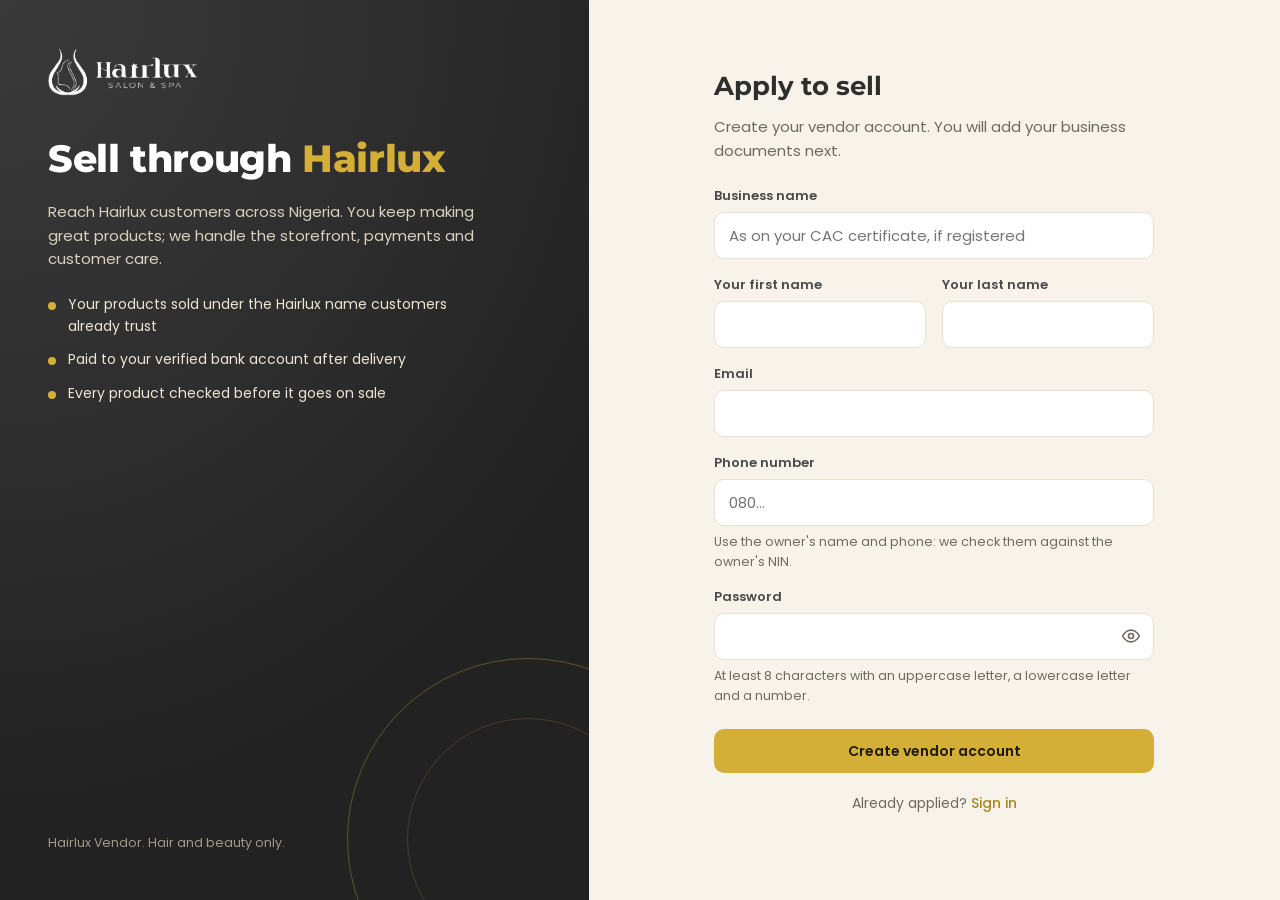
<file: sign-up.html>
<!doctype html>
<html lang="en">
<head>
  <meta charset="utf-8" />
  <meta name="viewport" content="width=device-width, initial-scale=1, viewport-fit=cover" />
  <title>Apply to sell | Hairlux Vendor</title>
  <meta name="description" content="Sell your hair and beauty products through Hairlux. Apply, get verified and list your products." />
  <meta name="robots" content="noindex" />
  <link rel="manifest" href="manifest.webmanifest" />
  <meta name="theme-color" content="#2E2E2E" />
  <meta name="mobile-web-app-capable" content="yes" />
  <meta name="apple-mobile-web-app-capable" content="yes" />
  <meta name="apple-mobile-web-app-title" content="Hairlux Vendor" />
  <link rel="icon" href="assets/img/pwa/favicon-32.png" type="image/png" />
  <link rel="apple-touch-icon" href="assets/img/pwa/apple-touch-icon.png" />
  <link rel="preconnect" href="https://fonts.googleapis.com" />
  <link rel="preconnect" href="https://fonts.gstatic.com" crossorigin />
  <link href="https://fonts.googleapis.com/css2?family=Montserrat:wght@700;800&family=Poppins:wght@400;500;600&display=swap" rel="stylesheet" />
  <link href="assets/css/vendor.css" rel="stylesheet" />
</head>
<body>
<div class="auth">
  <aside class="auth-brand">
    <div>
      <a href="index.html"><img class="logo" src="assets/img/logo-side-white.webp" alt="Hairlux Salon &amp; Spa" /></a>
      <h1>Sell through <span>Hairlux</span></h1>
      <p>Reach Hairlux customers across Nigeria. You keep making great products; we handle the storefront, payments and customer care.</p>
      <ul class="auth-points">
        <li>Your products sold under the Hairlux name customers already trust</li>
        <li>Paid to your verified bank account after delivery</li>
        <li>Every product checked before it goes on sale</li>
      </ul>
    </div>
    <div class="foot">Hairlux Vendor. Hair and beauty only.</div>
  </aside>
  <main class="auth-main"><div class="auth-box">
    <h2>Apply to sell</h2>
    <p class="sub">Create your vendor account. You will add your business documents next.</p>
    <div class="alert warn hidden" id="closed"><strong>Applications are paused</strong>Hairlux is not accepting new vendors right now. Please check back later.</div>
    <form id="form" novalidate>
      <div class="field"><label for="businessName">Business name</label><input class="input" id="businessName" autocomplete="organization" required maxlength="150" placeholder="As on your CAC certificate, if registered" /></div>
      <div class="grid-2">
        <div class="field"><label for="firstName">Your first name</label><input class="input" id="firstName" autocomplete="given-name" required /></div>
        <div class="field"><label for="lastName">Your last name</label><input class="input" id="lastName" autocomplete="family-name" required /></div>
      </div>
      <div class="field"><label for="email">Email</label><input class="input" id="email" type="email" autocomplete="email" required /></div>
      <div class="field"><label for="phone">Phone number</label><input class="input" id="phone" type="tel" autocomplete="tel" required placeholder="080..." /><div class="hint">Use the owner's name and phone: we check them against the owner's NIN.</div></div>
      <div class="field"><label for="password">Password</label><input class="input" id="password" type="password" autocomplete="new-password" required minlength="8" /><div class="hint">At least 8 characters with an uppercase letter, a lowercase letter and a number.</div></div>
      <div class="error-text hidden" id="error"></div>
      <button class="btn btn-gold btn-block mt-2" id="submit" data-busy="Creating your account">Create vendor account</button>
    </form>
    <p class="auth-alt">Already applied? <a href="log-in.html">Sign in</a></p>
  </div></main>
</div>
  <script src="assets/js/config.js"></script>
  <script src="assets/js/api.js"></script>
  <script src="assets/js/ui.js"></script>
  <script src="assets/js/auth-pages.js"></script>
  <script>AuthPages.signUp();</script>
</body>
</html>
</file>
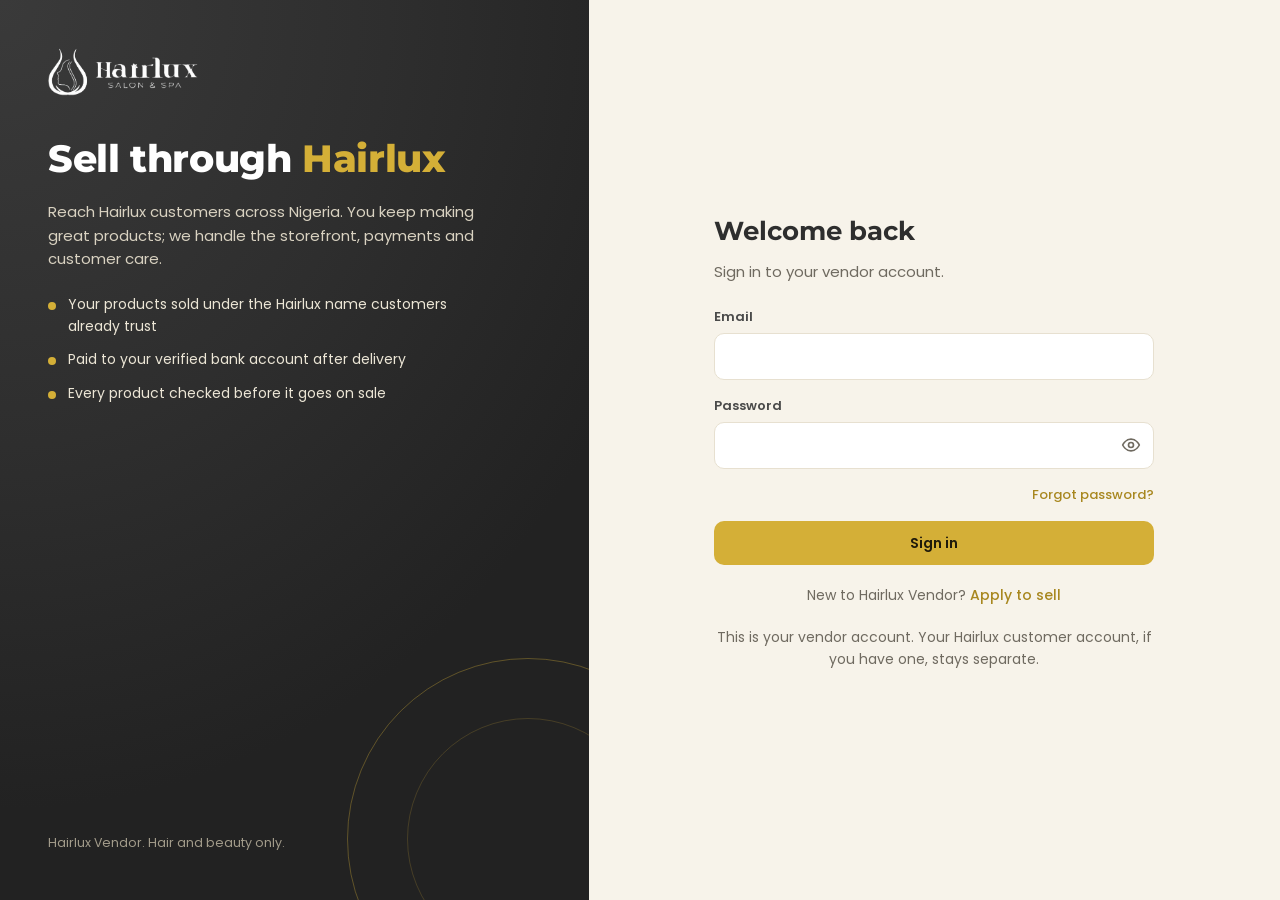
<file: stock.html>
<!doctype html>
<html lang="en">
<head>
  <meta charset="utf-8" />
  <meta name="viewport" content="width=device-width, initial-scale=1, viewport-fit=cover" />
  <title>Stock | Hairlux Vendor</title>
  <meta name="description" content="Sell your hair and beauty products through Hairlux. Apply, get verified and list your products." />
  <meta name="robots" content="noindex" />
  <link rel="manifest" href="manifest.webmanifest" />
  <meta name="theme-color" content="#2E2E2E" />
  <meta name="mobile-web-app-capable" content="yes" />
  <meta name="apple-mobile-web-app-capable" content="yes" />
  <meta name="apple-mobile-web-app-title" content="Hairlux Vendor" />
  <link rel="icon" href="assets/img/pwa/favicon-32.png" type="image/png" />
  <link rel="apple-touch-icon" href="assets/img/pwa/apple-touch-icon.png" />
  <link rel="preconnect" href="https://fonts.googleapis.com" />
  <link rel="preconnect" href="https://fonts.gstatic.com" crossorigin />
  <link href="https://fonts.googleapis.com/css2?family=Montserrat:wght@700;800&family=Poppins:wght@400;500;600&display=swap" rel="stylesheet" />
  <link href="assets/css/vendor.css" rel="stylesheet" />
</head>
<body>
  <main class="page" id="main">
    <div class="page-head">
      <div><div class="eyebrow">At the Hairlux Receiving Center</div><h1>Stock</h1></div>
      <button class="btn btn-gold" id="btn-send">Send stock</button>
    </div>
    <div class="card rc-card mb-3" id="rc"><div class="loading"><span class="spinner"></span></div></div>
    <div class="filters" id="tabs" role="tablist">
      <button class="chip active" data-tab="shelf" role="tab">On the shelf</button>
      <button class="chip" data-tab="deliveries" role="tab">Deliveries <span class="count" id="count-deliveries"></span></button>
      <button class="chip" data-tab="takeback" role="tab">Take back</button>
      <button class="chip" data-tab="history" role="tab">History</button>
    </div>
    <div id="view"><div class="loading"><span class="spinner"></span></div></div>
  </main>
  <script src="assets/js/config.js"></script>
  <script src="assets/js/api.js"></script>
  <script src="assets/js/ui.js"></script>
  <script src="assets/js/stock.js"></script>
</body>
</html>
</file>
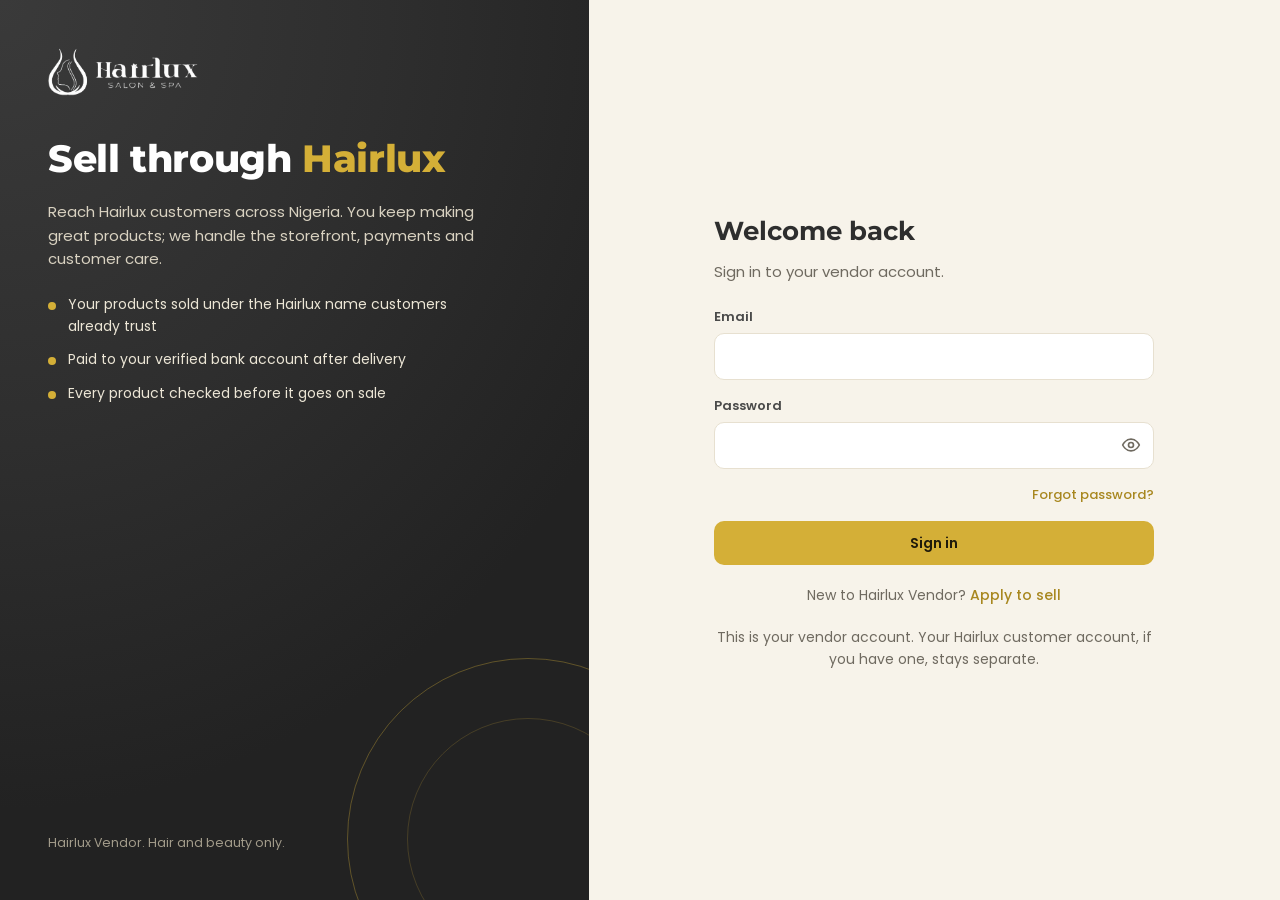
<file: verify-email.html>
<!doctype html>
<html lang="en">
<head>
  <meta charset="utf-8" />
  <meta name="viewport" content="width=device-width, initial-scale=1, viewport-fit=cover" />
  <title>Verify your email | Hairlux Vendor</title>
  <meta name="description" content="Sell your hair and beauty products through Hairlux. Apply, get verified and list your products." />
  <meta name="robots" content="noindex" />
  <link rel="manifest" href="manifest.webmanifest" />
  <meta name="theme-color" content="#2E2E2E" />
  <meta name="mobile-web-app-capable" content="yes" />
  <meta name="apple-mobile-web-app-capable" content="yes" />
  <meta name="apple-mobile-web-app-title" content="Hairlux Vendor" />
  <link rel="icon" href="assets/img/pwa/favicon-32.png" type="image/png" />
  <link rel="apple-touch-icon" href="assets/img/pwa/apple-touch-icon.png" />
  <link rel="preconnect" href="https://fonts.googleapis.com" />
  <link rel="preconnect" href="https://fonts.gstatic.com" crossorigin />
  <link href="https://fonts.googleapis.com/css2?family=Montserrat:wght@700;800&family=Poppins:wght@400;500;600&display=swap" rel="stylesheet" />
  <link href="assets/css/vendor.css" rel="stylesheet" />
</head>
<body>
<div class="auth">
  <aside class="auth-brand">
    <div>
      <a href="index.html"><img class="logo" src="assets/img/logo-side-white.webp" alt="Hairlux Salon &amp; Spa" /></a>
      <h1>Sell through <span>Hairlux</span></h1>
      <p>Reach Hairlux customers across Nigeria. You keep making great products; we handle the storefront, payments and customer care.</p>
      <ul class="auth-points">
        <li>Your products sold under the Hairlux name customers already trust</li>
        <li>Paid to your verified bank account after delivery</li>
        <li>Every product checked before it goes on sale</li>
      </ul>
    </div>
    <div class="foot">Hairlux Vendor. Hair and beauty only.</div>
  </aside>
  <main class="auth-main"><div class="auth-box">
    <h2>Check your email</h2>
    <p class="sub">We sent a 6-digit code to <strong id="email-label">your email</strong>. It expires in 10 minutes.</p>
    <form id="form" novalidate>
      <div class="field"><label for="code">Verification code</label><input class="input otp-input" id="code" inputmode="numeric" autocomplete="one-time-code" maxlength="6" required /></div>
      <div class="error-text hidden" id="error"></div>
      <button class="btn btn-gold btn-block" id="submit" data-busy="Checking">Verify email</button>
    </form>
    <p class="auth-alt">No code? <button class="btn-link" id="resend" data-busy="Sending">Send a new code</button></p>
  </div></main>
</div>
  <script src="assets/js/config.js"></script>
  <script src="assets/js/api.js"></script>
  <script src="assets/js/ui.js"></script>
  <script src="assets/js/auth-pages.js"></script>
  <script>AuthPages.verifyEmail();</script>
</body>
</html>
</file>
<file: assets/css/vendor.css>
/* Hairlux Vendor site. Brand: Charcoal #2E2E2E, Luxury Gold #D4AF37, Soft Ivory #F7F3EA.
   Headings Montserrat, body Poppins. No framework: one stylesheet for every page. */
:root {
  --ink: #2e2e2e;
  --ink-2: #4a4a4a;
  --muted: #6f6a60;
  --gold: #d4af37;
  --gold-deep: #a8871f;
  --gold-soft: #f4ead0;
  --ivory: #f7f3ea;
  --card: #ffffff;
  --line: #e7e0d0;
  --ok: #2f7d4f;
  --ok-soft: #e4f2e9;
  --warn: #9a6a0a;
  --warn-soft: #fbf1db;
  --bad: #b42318;
  --bad-soft: #fde8e6;
  --info-soft: #eef3f8;
  --radius: 14px;
  --shadow: 0 1px 2px rgba(46, 46, 46, .06), 0 8px 24px rgba(46, 46, 46, .06);
  --font: 'Poppins', system-ui, -apple-system, 'Segoe UI', sans-serif;
  --display: 'Montserrat', 'Poppins', system-ui, sans-serif;
}

* { box-sizing: border-box; }
html { -webkit-text-size-adjust: 100%; }
body { margin: 0; font-family: var(--font); font-size: 15px; line-height: 1.55; color: var(--ink); background: var(--ivory); -webkit-font-smoothing: antialiased; }
h1, h2, h3, h4 { font-family: var(--display); line-height: 1.2; margin: 0 0 .5em; color: var(--ink); }
h1 { font-size: clamp(26px, 4vw, 38px); font-weight: 800; letter-spacing: -.01em; }
h2 { font-size: 22px; font-weight: 700; }
h3 { font-size: 17px; font-weight: 700; }
p { margin: 0 0 1em; }
a { color: var(--gold-deep); text-decoration: none; font-weight: 500; }
a:hover { text-decoration: underline; }
img { max-width: 100%; display: block; }
.muted { color: var(--muted); }
.small { font-size: 13px; }
.mono { font-family: ui-monospace, 'SFMono-Regular', Menlo, monospace; letter-spacing: .02em; }
.hidden { display: none !important; }
.center { text-align: center; }
.mt-0 { margin-top: 0 !important; } .mb-0 { margin-bottom: 0 !important; }
.mt-2 { margin-top: 8px; } .mt-3 { margin-top: 16px; } .mt-4 { margin-top: 24px; } .mb-3 { margin-bottom: 16px; }
.row { display: flex; gap: 12px; align-items: center; flex-wrap: wrap; }
.row.end { justify-content: flex-end; }
.row.between { justify-content: space-between; }
.grow { flex: 1; }

/* ── Buttons ─────────────────────────────────────────────────────────── */
.btn { display: inline-flex; align-items: center; justify-content: center; gap: 8px; min-height: 44px; padding: 10px 20px; border-radius: 10px; border: 1px solid transparent; font: 600 14px/1 var(--font); cursor: pointer; text-decoration: none !important; transition: background .15s, border-color .15s, color .15s, transform .05s; white-space: nowrap; }
.btn:active { transform: translateY(1px); }
.btn:disabled { opacity: .55; cursor: not-allowed; }
.btn-gold { background: var(--gold); color: #1f1a0b; }
.btn-gold:hover:not(:disabled) { background: #c9a32f; }
.btn-dark { background: var(--ink); color: #fff; }
.btn-dark:hover:not(:disabled) { background: #1f1f1f; }
.btn-outline { background: transparent; border-color: var(--line); color: var(--ink); }
.btn-outline:hover:not(:disabled) { border-color: var(--ink-2); }
.btn-danger-outline { background: transparent; border-color: #f0c4bf; color: var(--bad); }
.btn-link { background: none; border: 0; color: var(--gold-deep); padding: 0; min-height: 0; font-weight: 600; }
.btn-sm { min-height: 34px; padding: 6px 12px; font-size: 13px; border-radius: 8px; }
.btn-block { width: 100%; }

/* ── Forms ───────────────────────────────────────────────────────────── */
.field { margin-bottom: 16px; }
.field label, .label { display: block; font-weight: 600; font-size: 13px; margin-bottom: 6px; color: var(--ink-2); }
.field .hint { font-size: 12.5px; color: var(--muted); margin-top: 6px; }
.input, select.input, textarea.input { width: 100%; min-height: 46px; padding: 11px 14px; border: 1px solid var(--line); border-radius: 10px; background: #fff; font: 400 15px var(--font); color: var(--ink); outline: none; transition: border-color .15s, box-shadow .15s; }
textarea.input { min-height: 110px; resize: vertical; }
.input:focus { border-color: var(--gold); box-shadow: 0 0 0 3px rgba(212, 175, 55, .2); }
.input:disabled { background: #f3efe6; color: var(--muted); }
.password-wrap { position: relative; }
.password-wrap .input { padding-right: 48px; }
.password-toggle { position: absolute; top: 0; right: 0; width: 46px; height: 46px; display: flex; align-items: center; justify-content: center; background: none; border: 0; color: var(--muted); cursor: pointer; border-radius: 0 10px 10px 0; }
.password-toggle:hover, .password-toggle:focus-visible { color: var(--gold-deep); outline: none; }
.input-group { display: flex; }
.input-group .input { border-radius: 10px 0 0 10px; }
.input-group .addon { display: flex; align-items: center; padding: 0 14px; border: 1px solid var(--line); border-left: 0; border-radius: 0 10px 10px 0; background: #faf7f0; color: var(--muted); font-size: 14px; }
.grid-2 { display: grid; grid-template-columns: 1fr 1fr; gap: 0 16px; }
.grid-3 { display: grid; grid-template-columns: repeat(3, 1fr); gap: 0 16px; }
@media (max-width: 720px) { .grid-2, .grid-3 { grid-template-columns: 1fr; } }
.check { display: flex; gap: 10px; align-items: flex-start; font-size: 14px; cursor: pointer; }
.check input { width: 18px; height: 18px; margin-top: 3px; accent-color: var(--gold-deep); flex: none; }
.error-text { color: var(--bad); font-size: 13px; margin-top: 8px; }

/* ── Cards, badges, alerts ───────────────────────────────────────────── */
.card { background: var(--card); border: 1px solid var(--line); border-radius: var(--radius); box-shadow: var(--shadow); padding: 24px; }
.card + .card { margin-top: 16px; }
.card-head { display: flex; justify-content: space-between; align-items: flex-start; gap: 12px; margin-bottom: 16px; flex-wrap: wrap; }
.card-head h2, .card-head h3 { margin: 0; }
.badge { display: inline-flex; align-items: center; gap: 6px; padding: 3px 10px; border-radius: 999px; font-size: 12px; font-weight: 600; background: #efebe2; color: var(--ink-2); white-space: nowrap; }
.badge.ok { background: var(--ok-soft); color: var(--ok); }
.badge.warn { background: var(--warn-soft); color: var(--warn); }
.badge.bad { background: var(--bad-soft); color: var(--bad); }
.badge.gold { background: var(--gold-soft); color: var(--gold-deep); }
.alert { border-radius: 12px; padding: 14px 16px; font-size: 14px; margin-bottom: 16px; border: 1px solid transparent; }
.alert.ok { background: var(--ok-soft); border-color: #c6e3d0; }
.alert.warn { background: var(--warn-soft); border-color: #f0dca8; }
.alert.bad { background: var(--bad-soft); border-color: #f5c6c0; }
.alert.info { background: var(--info-soft); border-color: #d7e2ee; }
.alert strong { display: block; margin-bottom: 2px; }

/* ── Auth pages ──────────────────────────────────────────────────────── */
.auth { min-height: 100vh; display: grid; grid-template-columns: minmax(320px, 46%) 1fr; }
.auth-brand { background: radial-gradient(120% 90% at 0% 0%, #3a3a3a 0%, var(--ink) 55%, #222 100%); color: #f4efe3; padding: 48px; display: flex; flex-direction: column; justify-content: space-between; position: relative; overflow: hidden; }
.auth-brand::after { content: ''; position: absolute; right: -120px; bottom: -120px; width: 360px; height: 360px; border-radius: 50%; border: 1px solid rgba(212, 175, 55, .35); }
.auth-brand::before { content: ''; position: absolute; right: -60px; bottom: -60px; width: 240px; height: 240px; border-radius: 50%; border: 1px solid rgba(212, 175, 55, .2); }
.auth-brand img.logo { width: 150px; }
.auth-brand h1 { color: #fff; margin-top: 40px; }
.auth-brand h1 span { color: var(--gold); }
.auth-brand p { color: #d9d2c1; max-width: 440px; }
.auth-points { list-style: none; padding: 0; margin: 24px 0 0; display: grid; gap: 12px; max-width: 440px; }
.auth-points li { display: flex; gap: 12px; color: #ece6d6; font-size: 14px; }
.auth-points li::before { content: ''; flex: none; width: 8px; height: 8px; margin-top: 8px; border-radius: 50%; background: var(--gold); }
.auth-brand .foot { color: #a39c8b; font-size: 12.5px; position: relative; z-index: 1; }
.auth-main { display: flex; align-items: center; justify-content: center; padding: 40px 20px; }
.auth-box { width: 100%; max-width: 440px; }
.auth-box h2 { font-size: 26px; }
.auth-box .sub { color: var(--muted); margin-bottom: 24px; }
.auth-alt { margin-top: 20px; text-align: center; font-size: 14px; color: var(--muted); }
.otp-input { letter-spacing: .5em; text-align: center; font-size: 22px; font-weight: 600; }
@media (max-width: 860px) {
  .auth { grid-template-columns: 1fr; }
  .auth-brand { padding: 28px 20px; }
  .auth-brand h1 { margin-top: 16px; font-size: 24px; }
  .auth-brand .auth-points, .auth-brand .foot, .auth-brand p { display: none; }
}

/* ── App shell ───────────────────────────────────────────────────────── */
.topbar { position: sticky; top: 0; z-index: 20; background: var(--ink); color: #fff; }
.topbar .inner { max-width: 1120px; margin: 0 auto; display: flex; align-items: center; gap: 24px; padding: 0 20px; height: 64px; }
.topbar .brand { display: flex; align-items: center; gap: 10px; color: #fff; text-decoration: none; font-weight: 600; }
.topbar .brand img { height: 34px; width: auto; }
.topbar .brand span { font-family: var(--display); font-size: 12px; letter-spacing: .16em; text-transform: uppercase; color: var(--gold); border-left: 1px solid rgba(255, 255, 255, .2); padding-left: 10px; }
.topnav { display: flex; gap: 4px; flex: 1; }
.topnav a { color: #d9d2c1; padding: 8px 12px; border-radius: 8px; font-size: 14px; font-weight: 500; text-decoration: none; }
.topnav a:hover { color: #fff; background: rgba(255, 255, 255, .06); }
.topnav a.active { color: #1f1a0b; background: var(--gold); }
.topbar .who { display: flex; align-items: center; gap: 12px; font-size: 13px; color: #d9d2c1; }
.topbar .who .btn { min-height: 34px; color: #fff; border-color: rgba(255, 255, 255, .25); }
.page { max-width: 1120px; margin: 0 auto; padding: 28px 20px 96px; }
.page-head { display: flex; justify-content: space-between; align-items: flex-end; gap: 16px; flex-wrap: wrap; margin-bottom: 20px; }
.page-head h1 { font-size: 28px; margin: 0; }
.page-head .eyebrow { font-family: var(--display); font-size: 12px; font-weight: 700; letter-spacing: .14em; text-transform: uppercase; color: var(--gold-deep); margin-bottom: 4px; }
.bottomnav { display: none; }
@media (max-width: 760px) {
  .topnav, .topbar .who .name { display: none; }
  .topbar .inner { height: 56px; }
  .bottomnav { display: grid; grid-auto-flow: column; grid-auto-columns: 1fr; position: fixed; bottom: 0; left: 0; right: 0; z-index: 20; background: var(--ink); padding: 6px 6px calc(6px + env(safe-area-inset-bottom)); }
  .bottomnav { gap: 2px; padding-left: 4px; padding-right: 4px; }
  .bottomnav a { color: #d9d2c1; text-align: center; font-size: 10px; letter-spacing: -.01em; padding: 7px 0; border-radius: 8px; text-decoration: none; font-weight: 500; }
  .bottomnav a.active { color: #1f1a0b; background: var(--gold); }
  .page { padding: 20px 14px 96px; }
  .card { padding: 18px; }
}

/* ── Status hero and checklist ───────────────────────────────────────── */
.hero-status { display: grid; grid-template-columns: 1fr auto; gap: 20px; align-items: center; background: linear-gradient(135deg, #fff 0%, #fbf7ec 100%); }
.hero-status .state { font-family: var(--display); font-weight: 800; font-size: 22px; margin: 6px 0; }
@media (max-width: 720px) { .hero-status { grid-template-columns: 1fr; } }
.progress { height: 8px; border-radius: 999px; background: #eee6d2; overflow: hidden; }
.progress > div { height: 100%; background: var(--gold); border-radius: 999px; transition: width .3s; }
.checklist { list-style: none; padding: 0; margin: 0; display: grid; gap: 2px; }
.checklist li { display: flex; align-items: center; gap: 12px; padding: 12px 4px; border-bottom: 1px solid #f0eadc; }
.checklist li:last-child { border-bottom: 0; }
.tick { flex: none; width: 24px; height: 24px; border-radius: 50%; display: grid; place-items: center; font-size: 13px; font-weight: 700; border: 2px solid var(--line); color: transparent; }
.checklist li.done .tick { background: var(--ok); border-color: var(--ok); color: #fff; }
.checklist li .what { flex: 1; }
.checklist li.done .what { color: var(--muted); }
.stats { display: grid; grid-template-columns: repeat(4, 1fr); gap: 12px; }
.stat { background: #fff; border: 1px solid var(--line); border-radius: 12px; padding: 16px; }
.stat .n { font-family: var(--display); font-size: 26px; font-weight: 800; }
.stat .l { font-size: 12.5px; color: var(--muted); }
@media (max-width: 720px) { .stats { grid-template-columns: repeat(2, 1fr); } }

/* ── Switch ──────────────────────────────────────────────────────────── */
.switch { position: relative; display: inline-flex; align-items: center; gap: 12px; cursor: pointer; font-weight: 600; }
.switch input { position: absolute; opacity: 0; }
.switch .track { width: 50px; height: 28px; border-radius: 999px; background: #d9d2c1; position: relative; transition: background .2s; flex: none; }
.switch .track::after { content: ''; position: absolute; top: 3px; left: 3px; width: 22px; height: 22px; border-radius: 50%; background: #fff; box-shadow: 0 1px 3px rgba(0, 0, 0, .2); transition: transform .2s; }
.switch input:checked + .track { background: var(--ok); }
.switch input:checked + .track::after { transform: translateX(22px); }
.switch input:focus-visible + .track { box-shadow: 0 0 0 3px rgba(212, 175, 55, .35); }

/* ── Application sections ────────────────────────────────────────────── */
.steps { display: flex; gap: 8px; overflow-x: auto; padding-bottom: 4px; margin-bottom: 16px; scrollbar-width: none; }
.steps a { flex: none; padding: 8px 14px; border-radius: 999px; border: 1px solid var(--line); background: #fff; color: var(--ink-2); font-size: 13px; font-weight: 600; text-decoration: none; display: inline-flex; gap: 8px; align-items: center; }
.steps a.done::before { content: '\2713'; color: var(--ok); }
.section { scroll-margin-top: 84px; }
.doc-slot { display: grid; grid-template-columns: 1fr auto; gap: 12px; align-items: center; padding: 14px 0; border-bottom: 1px solid #f0eadc; }
.doc-slot:last-child { border-bottom: 0; }
.doc-file { display: flex; align-items: center; gap: 10px; font-size: 14px; margin-top: 6px; flex-wrap: wrap; }
.locked-note { display: flex; gap: 10px; align-items: center; color: var(--muted); font-size: 13px; }
.bank-row { display: flex; align-items: center; gap: 12px; padding: 12px 14px; border: 1px solid var(--line); border-radius: 12px; margin-bottom: 8px; flex-wrap: wrap; }
.bank-row .acct { flex: 1; min-width: 200px; }
.resolved { background: var(--ok-soft); border-radius: 10px; padding: 10px 14px; font-weight: 600; margin-bottom: 12px; }

/* ── Products ────────────────────────────────────────────────────────── */
.filters { display: flex; gap: 8px; flex-wrap: wrap; margin-bottom: 16px; }
.chip { padding: 7px 14px; border-radius: 999px; border: 1px solid var(--line); background: #fff; font: 600 13px var(--font); color: var(--ink-2); cursor: pointer; }
.chip.active { background: var(--ink); color: #fff; border-color: var(--ink); }
.products { display: grid; grid-template-columns: repeat(auto-fill, minmax(230px, 1fr)); gap: 16px; }
@media (max-width: 560px) { .products { grid-template-columns: 1fr 1fr; gap: 10px; } .pcard .body { padding: 10px; } .pcard .name { font-size: 13.5px; } }
.pcard { background: #fff; border: 1px solid var(--line); border-radius: var(--radius); overflow: hidden; display: flex; flex-direction: column; text-decoration: none !important; color: var(--ink); box-shadow: var(--shadow); transition: transform .15s, box-shadow .15s; }
.pcard:hover { transform: translateY(-2px); box-shadow: 0 12px 28px rgba(46, 46, 46, .1); }
.pcard .ph { aspect-ratio: 1; background: #f1ece0 center/cover no-repeat; display: grid; place-items: center; color: var(--muted); font-size: 13px; }
.pcard .body { padding: 14px; display: grid; gap: 6px; }
.pcard .name { font-weight: 600; line-height: 1.35; }
.pcard .price { font-family: var(--display); font-weight: 800; }
.empty { text-align: center; padding: 48px 20px; color: var(--muted); }
.empty h3 { color: var(--ink); }
.thumbs { display: grid; grid-template-columns: repeat(auto-fill, minmax(110px, 1fr)); gap: 10px; }
.thumb { position: relative; aspect-ratio: 1; border-radius: 10px; overflow: hidden; border: 1px solid var(--line); background: #f1ece0 center/cover no-repeat; }
.thumb button { position: absolute; top: 6px; right: 6px; width: 28px; height: 28px; border-radius: 50%; border: 0; background: rgba(46, 46, 46, .8); color: #fff; cursor: pointer; font-size: 16px; line-height: 1; }
.thumb.removed { opacity: .35; }
.thumb .tag { position: absolute; left: 6px; bottom: 6px; background: rgba(46, 46, 46, .8); color: #fff; font-size: 11px; padding: 2px 8px; border-radius: 999px; }
.thumb.add { display: grid; place-items: center; border-style: dashed; cursor: pointer; color: var(--gold-deep); font-weight: 600; font-size: 13px; text-align: center; padding: 8px; }
.timeline { list-style: none; padding: 0; margin: 0; }
.timeline li { padding: 10px 0 10px 18px; border-left: 2px solid var(--line); position: relative; font-size: 14px; }
.timeline li::before { content: ''; position: absolute; left: -6px; top: 16px; width: 10px; height: 10px; border-radius: 50%; background: var(--gold); }
.sticky-actions { position: sticky; bottom: 0; background: linear-gradient(180deg, rgba(247, 243, 234, 0) 0%, var(--ivory) 30%); padding: 20px 0 8px; display: flex; gap: 10px; justify-content: flex-end; flex-wrap: wrap; }
@media (max-width: 760px) { .sticky-actions { bottom: 64px; } }

/* ── Landing ─────────────────────────────────────────────────────────── */
.landing-top { background: var(--ink); }
.landing-top .inner { max-width: 1120px; margin: 0 auto; padding: 18px 20px; display: flex; align-items: center; justify-content: space-between; gap: 12px; }
.landing-top img { height: 40px; }
.landing-hero { background: radial-gradient(120% 120% at 100% 0%, #3b3b3b 0%, var(--ink) 50%, #1f1f1f 100%); color: #f4efe3; }
.landing-hero .inner { max-width: 1120px; margin: 0 auto; padding: 64px 20px 80px; display: grid; grid-template-columns: 1.2fr 1fr; gap: 40px; align-items: center; }
.landing-hero h1 { color: #fff; font-size: clamp(30px, 5vw, 50px); }
.landing-hero h1 span { color: var(--gold); }
.landing-hero p { color: #d9d2c1; font-size: 17px; max-width: 560px; }
.landing-panel { background: rgba(255, 255, 255, .04); border: 1px solid rgba(212, 175, 55, .3); border-radius: 18px; padding: 24px; }
.landing-panel ol { margin: 0; padding-left: 20px; display: grid; gap: 14px; color: #ece6d6; }
.landing-panel ol li::marker { color: var(--gold); font-weight: 700; }
.landing-section { max-width: 1120px; margin: 0 auto; padding: 56px 20px; }
.features { display: grid; grid-template-columns: repeat(3, 1fr); gap: 16px; }
.feature { background: #fff; border: 1px solid var(--line); border-radius: var(--radius); padding: 22px; }
.feature .k { font-family: var(--display); font-weight: 800; color: var(--gold-deep); font-size: 13px; letter-spacing: .12em; text-transform: uppercase; margin-bottom: 8px; }
.needs { display: grid; grid-template-columns: repeat(2, 1fr); gap: 10px 24px; padding: 0; list-style: none; }
.needs li { display: flex; gap: 10px; }
.needs li::before { content: '\2713'; color: var(--ok); font-weight: 700; }
.footer { border-top: 1px solid var(--line); padding: 24px 20px; text-align: center; color: var(--muted); font-size: 13px; }
@media (max-width: 860px) {
  .landing-hero .inner { grid-template-columns: 1fr; padding: 40px 20px 48px; }
  .features, .needs { grid-template-columns: 1fr; }
}

/* ── Toast ───────────────────────────────────────────────────────────── */
.toast-wrap { position: fixed; top: 16px; right: 16px; z-index: 100; display: grid; gap: 8px; max-width: calc(100vw - 32px); }
.toast { background: var(--ink); color: #fff; padding: 12px 16px; border-radius: 10px; box-shadow: 0 8px 24px rgba(0, 0, 0, .2); font-size: 14px; max-width: 380px; animation: tin .2s ease-out; }
.toast.ok { border-left: 4px solid #5cc48a; }
.toast.bad { border-left: 4px solid #ff8a80; }
@keyframes tin { from { opacity: 0; transform: translateY(-6px); } to { opacity: 1; transform: none; } }
.spinner { width: 18px; height: 18px; border-radius: 50%; border: 2px solid rgba(0, 0, 0, .15); border-top-color: currentColor; animation: spin .7s linear infinite; }
@keyframes spin { to { transform: rotate(360deg); } }
.loading { display: flex; justify-content: center; padding: 60px 0; color: var(--muted); }

/* ── Orders (Phase 2) ────────────────────────────────────────────────── */
.chip .count:not(:empty) { display: inline-grid; place-items: center; min-width: 20px; height: 20px; padding: 0 6px; margin-left: 4px; border-radius: 999px; background: var(--gold); color: #1f1a0b; font-size: 11.5px; }
.orders { display: grid; gap: 12px; }
.ocard { display: grid; gap: 8px; background: #fff; border: 1px solid var(--line); border-radius: var(--radius); padding: 16px 18px; box-shadow: var(--shadow); color: var(--ink); text-decoration: none !important; transition: border-color .15s; }
.ocard:hover { border-color: var(--ink-2); }
.ocard.due { border-left: 4px solid var(--warn); }
.ocard .code { font-family: var(--display); font-weight: 800; letter-spacing: .02em; }
.ocard .what { font-weight: 500; line-height: 1.4; }
.deadline { background: var(--warn-soft); color: var(--warn); border-radius: 10px; padding: 8px 12px; font-size: 13px; font-weight: 600; margin-bottom: 12px; }
.ocard .deadline { margin-bottom: 0; }
.deadline.urgent { background: var(--bad-soft); color: var(--bad); }
.osteps { list-style: none; padding: 0; margin: 0; display: grid; grid-template-columns: repeat(6, 1fr); gap: 8px; }
.osteps li { display: grid; gap: 4px; justify-items: start; font-size: 13.5px; font-weight: 600; color: var(--muted); border-top: 3px solid var(--line); padding-top: 10px; }
.osteps li.done { color: var(--ink); border-top-color: var(--gold); }
.osteps .dot { display: none; }
@media (max-width: 860px) { .osteps { grid-template-columns: repeat(3, 1fr); } }
@media (max-width: 560px) { .osteps { grid-template-columns: 1fr 1fr; } }
.grid-2.gap { gap: 16px; margin-top: 16px; }
.grid-2.gap > .card { margin-top: 0; }
.grid-2.gap + .card { margin-top: 16px; }
.table-wrap { overflow-x: auto; margin-bottom: 12px; }
.otable { width: 100%; border-collapse: collapse; font-size: 14px; }
.otable th { text-align: left; font-size: 12px; color: var(--muted); font-weight: 600; padding: 6px 8px; border-bottom: 1px solid var(--line); }
.otable td { padding: 10px 8px; border-bottom: 1px solid #f0eadc; vertical-align: top; }
.otable tfoot td { border-bottom: 0; font-weight: 600; }
.otable .num { text-align: right; white-space: nowrap; }
.kv { display: grid; gap: 12px; margin-bottom: 12px; }
.kv .label { margin-bottom: 2px; }
.code-input { width: 170px; font-family: var(--display); font-size: 24px; font-weight: 800; letter-spacing: .3em; text-align: center; }
.cancel-box summary { cursor: pointer; font-weight: 600; color: var(--bad); }

/* Stock at the Receiving Center (Marketplace Phase 4) */
.rc-card { display: grid; grid-template-columns: 1fr auto; gap: 16px; align-items: center; }
.rc-card .kv { grid-template-columns: repeat(3, minmax(0, 1fr)); margin-bottom: 0; }
@media (max-width: 720px) { .rc-card, .rc-card .kv { grid-template-columns: 1fr; } }
.pthumb { width: 40px; height: 40px; border-radius: 8px; object-fit: cover; background: #f3efe6; flex: none; }
.pname { display: flex; gap: 10px; align-items: center; min-width: 0; }
.otable td.num strong { font-family: var(--display); font-size: 16px; }
.otable tr.clickable { cursor: pointer; }
.otable tr.clickable:hover td { background: #faf7f0; }
.lines { display: grid; gap: 10px; margin-bottom: 12px; }
.line-row { display: grid; grid-template-columns: 1fr 110px 44px; gap: 8px; align-items: center; }
.line-row .btn { min-height: 46px; padding: 0; }
.code-big { font-family: var(--display); font-size: 28px; font-weight: 800; letter-spacing: .06em; }
.reject { color: var(--bad); font-size: 12.5px; }
@media (max-width: 560px) { .pthumb { display: none; } .otable th { white-space: nowrap; } }
</file>
